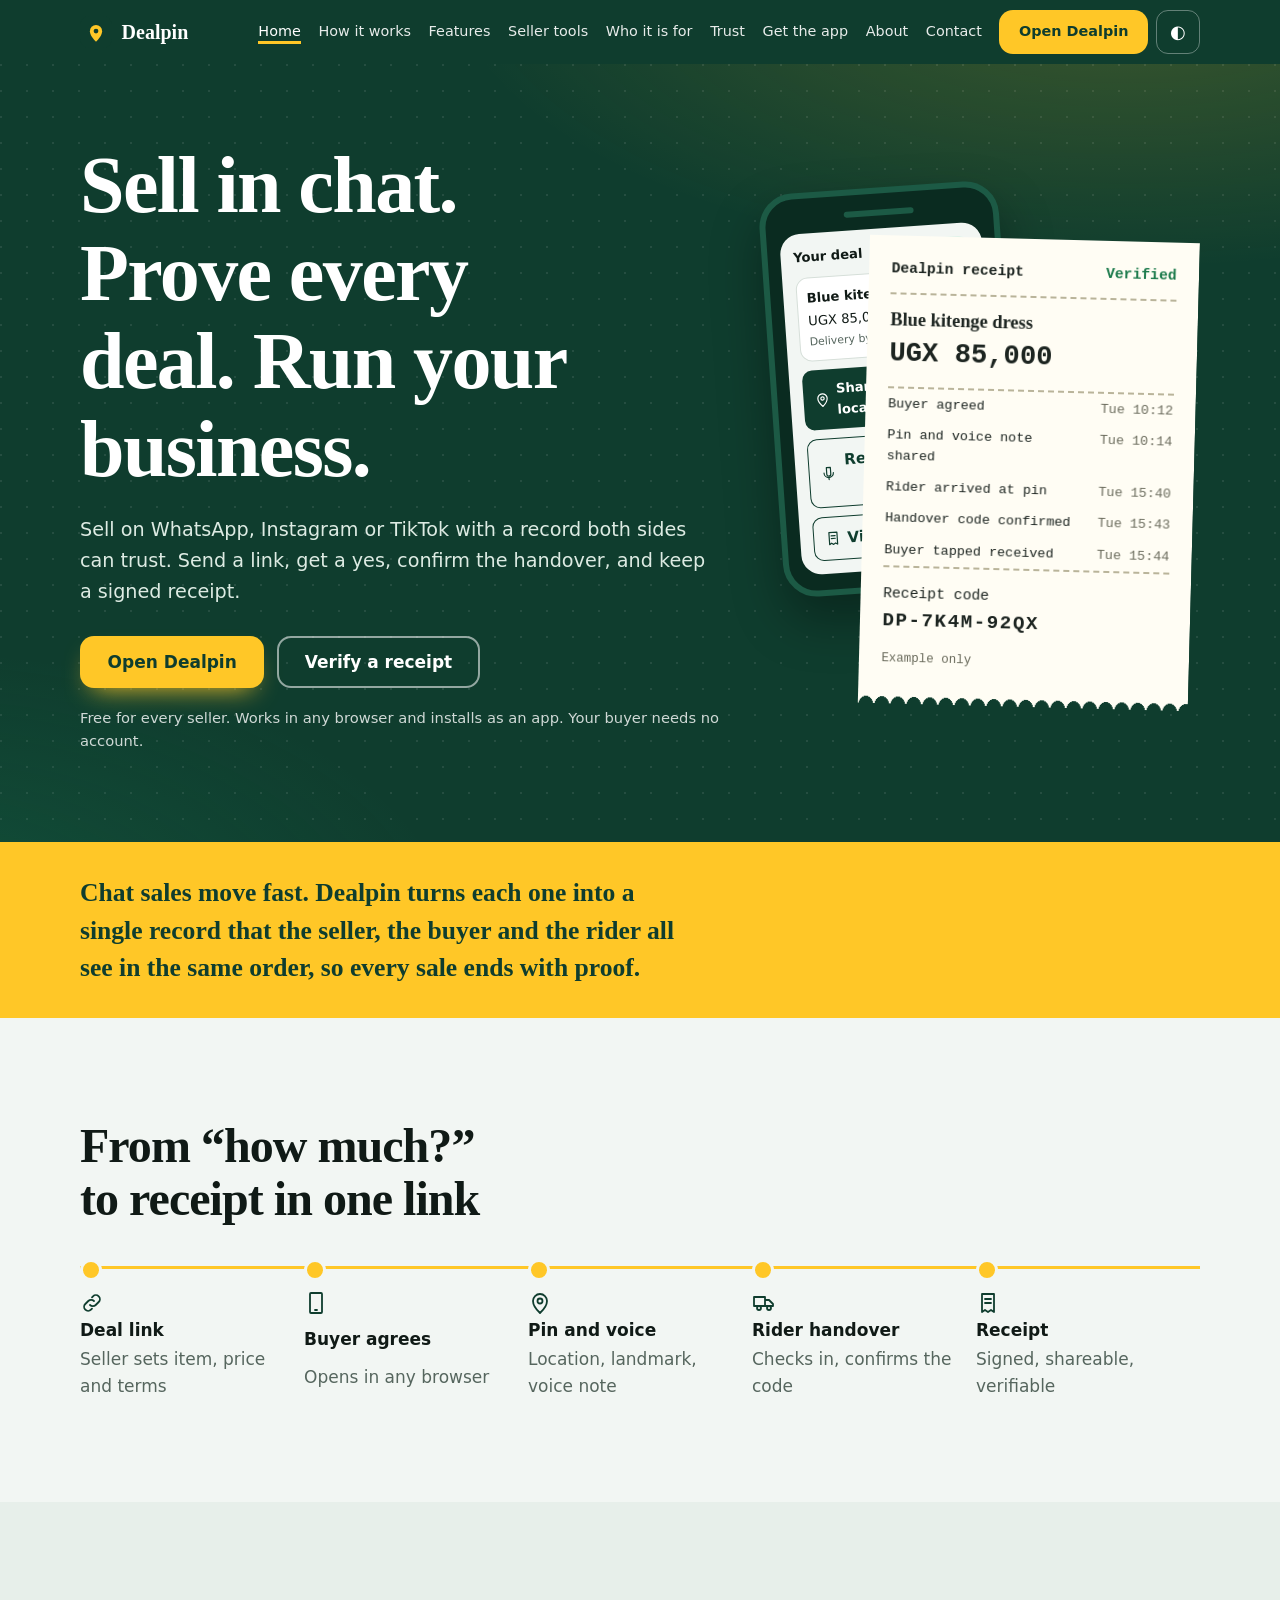
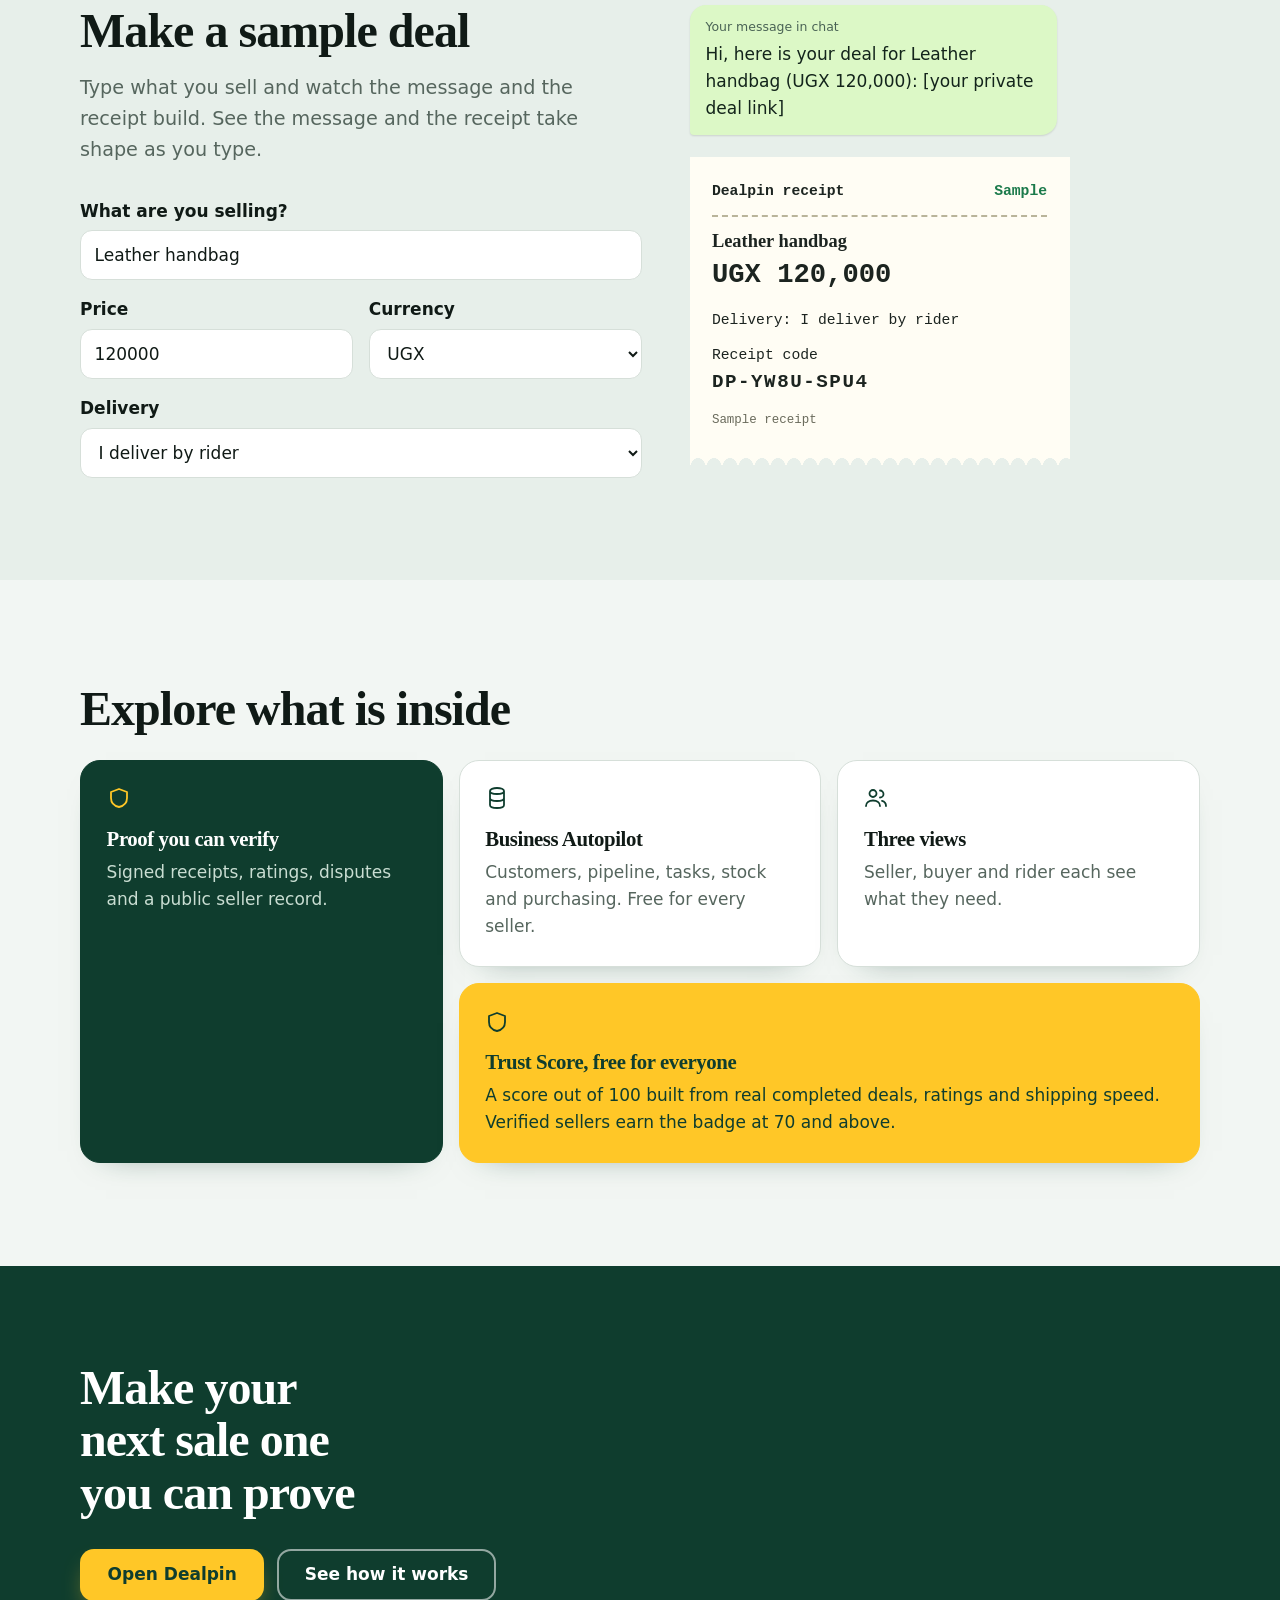
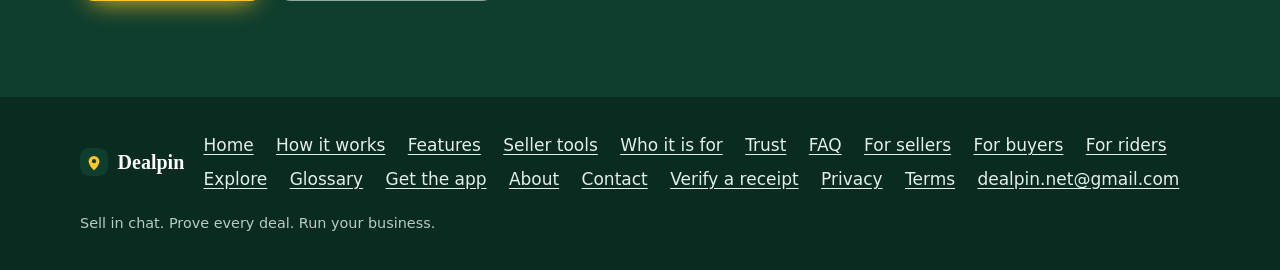
<file: index.html>
<!doctype html>
<html lang="en">
<head>
<meta charset="utf-8">
<meta name="viewport" content="width=device-width,initial-scale=1,viewport-fit=cover">
<meta http-equiv="Content-Security-Policy" content="default-src 'none'; script-src 'self' https://pagead2.googlesyndication.com https://*.googlesyndication.com https://*.doubleclick.net https://adservice.google.com; style-src 'self'; img-src 'self' data: https://*.googlesyndication.com https://*.doubleclick.net https://*.google.com; connect-src https://*.supabase.co https://*.googlesyndication.com https://*.doubleclick.net; manifest-src 'self'; base-uri 'none'; form-action 'none'; frame-src https://*.googlesyndication.com https://*.doubleclick.net">
<title>Dealpin</title>
<meta id="desc" name="description" content="Sell in chat. Prove every deal. Run your business.">
<meta name="color-scheme" content="light dark">
<meta name="theme-color" content="#0F3D2E">
<meta property="og:type" content="website"><meta property="og:title" content="Dealpin"><meta property="og:description" content="Sell in chat. Prove every deal. Run your business."><meta property="og:image" content="assets/og.png">
<link rel="icon" href="assets/icon.svg" type="image/svg+xml">
<link rel="apple-touch-icon" href="app/icons/icon-192.png">
<script src="js/boot.js?v=mwjl1jg8"></script>
<link rel="stylesheet" href="site.css?v=mwjl1jg8">
<script defer src="app/js/config.js"></script>
<script defer src="js/site.js?v=mwjl1jg8"></script>
<script async src="https://pagead2.googlesyndication.com/pagead/js/adsbygoogle.js?client=ca-pub-9557459976130380" crossorigin="anonymous"></script></head>
<body>
<a class="skip" href="#main">Skip to main content</a>
<header class="nav"><div class="wrap nav-in">
  <a class="brand" href="#/" aria-label="Dealpin home"><img src="assets/icon.svg" alt="" width="32" height="32"><span>Dealpin</span></a>
  <nav id="menu" class="menu" aria-label="Main">
    <a href="#/" data-k="home">Home</a><a href="#/how" data-k="how">How it works</a><a href="#/features" data-k="features">Features</a><a href="#/tools" data-k="tools">Seller tools</a><a href="#/people" data-k="people">Who it is for</a><a href="#/trust" data-k="trust">Trust</a><a href="#/install" data-k="install">Get the app</a><a href="#/about" data-k="about">About</a><a href="#/contact" data-k="contact">Contact</a>
    <a class="btn sm menu-cta" href="#/signin">Open Dealpin</a>
  </nav>
  <button class="icon" id="theme" type="button" aria-label="Change colour theme">◐</button>
  <button class="icon burger" id="burger" type="button" aria-expanded="false" aria-controls="menu" aria-label="Menu">☰</button>
</div></header>
<main id="main" tabindex="-1"><div id="view" data-pre="1"><!--PRE--><section class="hero"><div class="wrap hero-in"><div class="hero-copy"><h1>Sell in chat. Prove every deal. Run your business.</h1><p class="lead">Sell on WhatsApp, Instagram or TikTok with a record both sides can trust. Send a link, get a yes, confirm the handover, and keep a signed receipt.</p><div class="cta"><a class="btn pin" href="#/signin">Open Dealpin</a><a class="btn line" href="app/#/verify">Verify a receipt</a></div><p class="fine">Free for every seller. Works in any browser and installs as an app. Your buyer needs no account.</p></div>
<div class="stage"><div class="phone" aria-hidden="true"><div class="notch"></div><div class="scr"><div class="pbar"><b>Your deal</b><span>Agreed</span></div><div class="pcard"><b>Blue kitenge dress</b><span>UGX 85,000</span><small>Delivery by rider</small></div><div class="pbtn"><svg class="ic " viewBox="0 0 24 24" aria-hidden="true"><path d="M12 22s7-6.5 7-12a7 7 0 0 0-14 0c0 5.5 7 12 7 12zM12 12.5a2.5 2.5 0 1 0 0-5 2.5 2.5 0 0 0 0 5z"/></svg> Share my location</div><div class="pbtn alt"><svg class="ic " viewBox="0 0 24 24" aria-hidden="true"><path d="M9 3h6v10a3 3 0 0 1-6 0zM5 11a7 7 0 0 0 14 0M12 18v3"/></svg> Record a voice note</div><div class="pbtn alt"><svg class="ic " viewBox="0 0 24 24" aria-hidden="true"><path d="M6 3h12v18l-3-2-3 2-3-2-3 2zM9 8h6M9 12h6"/></svg> View receipt</div></div></div><figure class="slip hero-slip"><div class="slip-top"><b>Dealpin receipt</b><span class="ok">Verified</span></div><p class="item">Blue kitenge dress</p><p class="amt" data-a>UGX 85,000</p><ul class="trail"><li><span>Buyer agreed</span><time>Tue 10:12</time></li><li><span>Pin and voice note shared</span><time>Tue 10:14</time></li><li><span>Rider arrived at pin</span><time>Tue 15:40</time></li><li><span>Handover code confirmed</span><time>Tue 15:43</time></li><li><span>Buyer tapped received</span><time>Tue 15:44</time></li></ul><p class="code">Receipt code <b data-c>DP-7K4M-92QX</b></p><figcaption class="cap">Example only</figcaption></figure></div></div></section>
<section class="band"><div class="wrap band-in"><p>Chat sales move fast. Dealpin turns each one into a single record that the seller, the buyer and the rider all see in the same order, so every sale ends with proof.</p></div></section>
<section class="sec"><div class="wrap"><h2>From “how much?” to receipt in one link</h2>
<div class="flow"><div class="fl"><svg class="ic " viewBox="0 0 24 24" aria-hidden="true"><path d="M10 14a4 4 0 0 0 5.7 0l3-3a4 4 0 0 0-5.7-5.7l-1 1M14 10a4 4 0 0 0-5.7 0l-3 3a4 4 0 0 0 5.7 5.7l1-1"/></svg><b>Deal link</b><span>Seller sets item, price and terms</span></div><div class="fl"><svg class="ic " viewBox="0 0 24 24" aria-hidden="true"><path d="M7 2h10a1 1 0 0 1 1 1v18a1 1 0 0 1-1 1H7a1 1 0 0 1-1-1V3a1 1 0 0 1 1-1zM11 19h2"/></svg><b>Buyer agrees</b><span>Opens in any browser</span></div><div class="fl"><svg class="ic " viewBox="0 0 24 24" aria-hidden="true"><path d="M12 22s7-6.5 7-12a7 7 0 0 0-14 0c0 5.5 7 12 7 12zM12 12.5a2.5 2.5 0 1 0 0-5 2.5 2.5 0 0 0 0 5z"/></svg><b>Pin and voice</b><span>Location, landmark, voice note</span></div><div class="fl"><svg class="ic " viewBox="0 0 24 24" aria-hidden="true"><path d="M2 6h11v9H2zM13 9h4l4 4v2h-8zM7 19a2 2 0 1 0 0-4 2 2 0 0 0 0 4zM17 19a2 2 0 1 0 0-4 2 2 0 0 0 0 4z"/></svg><b>Rider handover</b><span>Checks in, confirms the code</span></div><div class="fl"><svg class="ic " viewBox="0 0 24 24" aria-hidden="true"><path d="M6 3h12v18l-3-2-3 2-3-2-3 2zM9 8h6M9 12h6"/></svg><b>Receipt</b><span>Signed, shareable, verifiable</span></div></div></div></section>
<section class="sec tint"><div class="wrap try"><div><h2>Make a sample deal</h2><p class="lead2">Type what you sell and watch the message and the receipt build. See the message and the receipt take shape as you type.</p>
<form id="demo" class="demo" novalidate><div class="f"><label for="d-item">What are you selling?</label><input id="d-item" maxlength="40" value="Leather handbag" autocomplete="off"></div><div class="f2"><div class="f"><label for="d-price">Price</label><input id="d-price" type="number" inputmode="decimal" min="0" step="any" value="120000"></div><div class="f"><label for="d-cur">Currency</label><select id="d-cur"><option>UGX</option><option>KES</option><option>TZS</option><option>RWF</option><option>NGN</option><option>GHS</option><option>ZAR</option><option>USD</option><option>EUR</option><option>GBP</option><option>INR</option></select></div></div><div class="f"><label for="d-del">Delivery</label><select id="d-del"><option>I deliver by rider</option><option>Buyer collects</option><option>Courier or bus parcel</option></select></div></form></div>
<div class="try-out" aria-live="polite"><div class="bubble"><span class="who">Your message in chat</span><p id="o-msg"></p></div><figure class="slip " id="o-slip"><div class="slip-top"><b>Dealpin receipt</b><span class="ok">Sample</span></div><p class="item" data-i>Blue kitenge dress</p><p class="amt" data-a>UGX 85,000</p><p class="code">Receipt code <b data-c>DP-7K4M-92QX</b></p><figcaption class="cap">Sample receipt</figcaption></figure></div></div></section>
<section class="sec"><div class="wrap"><h2>Explore what is inside</h2><div class="bento">
<a class="bt big" href="#/features"><svg class="ic " viewBox="0 0 24 24" aria-hidden="true"><path d="M12 3l8 3v6c0 5-3.5 8-8 9-4.5-1-8-4-8-9V6z"/></svg><h3>Proof you can verify</h3><p>Signed receipts, ratings, disputes and a public seller record.</p></a>
<a class="bt" href="#/tools"><svg class="ic " viewBox="0 0 24 24" aria-hidden="true"><path d="M12 8c4 0 7-1.3 7-3s-3-3-7-3-7 1.3-7 3 3 3 7 3zM5 5v14c0 1.7 3 3 7 3s7-1.3 7-3V5M5 12c0 1.7 3 3 7 3s7-1.3 7-3"/></svg><h3>Business Autopilot</h3><p>Customers, pipeline, tasks, stock and purchasing. Free for every seller.</p></a>
<a class="bt" href="#/people"><svg class="ic " viewBox="0 0 24 24" aria-hidden="true"><path d="M9 11a3.5 3.5 0 1 0 0-7 3.5 3.5 0 0 0 0 7zM2 20c0-3.5 3-5.5 7-5.5s7 2 7 5.5M16 4.5a3.5 3.5 0 0 1 0 7M18 14.8c2.3.6 4 2.2 4 5.2"/></svg><h3>Three views</h3><p>Seller, buyer and rider each see what they need.</p></a>
<a class="bt wide" href="#/trust"><svg class="ic " viewBox="0 0 24 24" aria-hidden="true"><path d="M12 3l8 3v6c0 5-3.5 8-8 9-4.5-1-8-4-8-9V6z"/></svg><h3>Trust Score, free for everyone</h3><p>A score out of 100 built from real completed deals, ratings and shipping speed. Verified sellers earn the badge at 70 and above.</p></a></div></div></section><section class="final"><div class="wrap"><h2>Make your next sale one you can prove</h2><div class="cta"><a class="btn pin" href="#/signin">Open Dealpin</a><a class="btn line" href="#/how">See how it works</a></div></div></section><!--/PRE--></div></main>
<footer class="foot"><div class="wrap foot-in">
  <a class="brand" href="#/"><img src="assets/icon.svg" alt="" width="28" height="28"><span>Dealpin</span></a>
  <nav aria-label="Footer"><a href="#/">Home</a><a href="#/how">How it works</a><a href="#/features">Features</a><a href="#/tools">Seller tools</a><a href="#/people">Who it is for</a><a href="#/trust">Trust</a><a href="#/faq">FAQ</a><a href="#/sellers">For sellers</a><a href="#/buyers">For buyers</a><a href="#/riders">For riders</a><a href="#/explore">Explore</a><a href="#/glossary">Glossary</a><a href="#/install">Get the app</a><a href="#/about">About</a><a href="#/contact">Contact</a><a href="app/#/verify">Verify a receipt</a><a href="app/privacy.html">Privacy</a><a href="app/terms.html">Terms</a><a href="mailto:dealpin.net@gmail.com">dealpin.net@gmail.com</a></nav>
  <p>Sell in chat. Prove every deal. Run your business.</p>
</div></footer>
<noscript><p class="ns">Dealpin needs JavaScript. Turn it on and reload, or open the app at <a href="#/signin">app/</a>.</p></noscript>
</body>
</html>
</file>
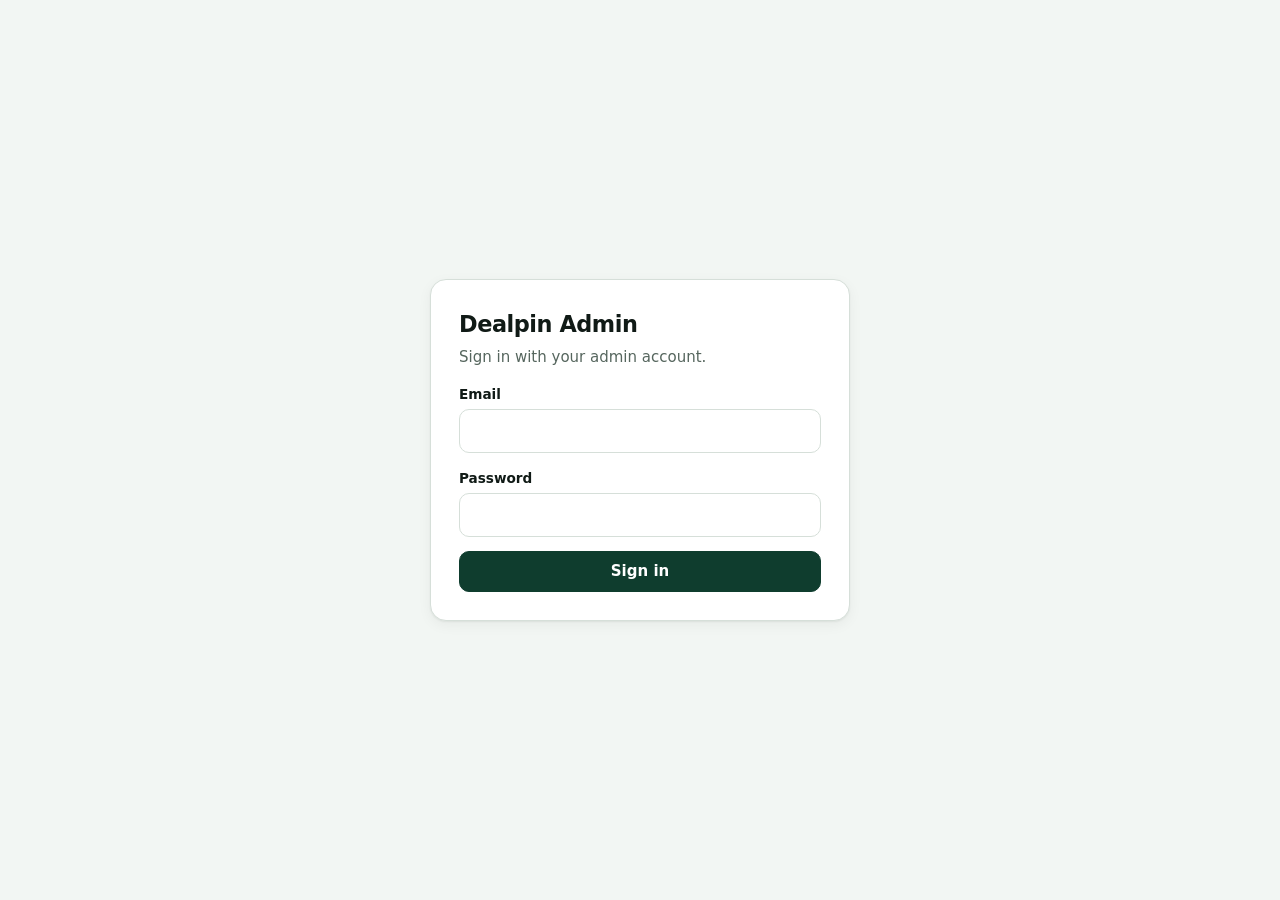
<file: admin/index.html>
<!doctype html>
<html lang="en">
<head>
<meta charset="utf-8">
<meta name="viewport" content="width=device-width,initial-scale=1,viewport-fit=cover">
<meta name="robots" content="noindex,nofollow,noarchive">
<meta name="referrer" content="no-referrer">
<meta http-equiv="Content-Security-Policy" content="default-src 'none'; script-src 'self'; style-src 'self'; manifest-src 'self'; worker-src 'self'; img-src 'self' data: blob:; connect-src 'self' https://*.supabase.co https://kvydbbfcjouxlskmhvif.supabase.co; base-uri 'none'; form-action 'none'; object-src 'none'">
<title>Dealpin Admin</title>
<meta name="theme-color" content="#0F3D2E">
<link rel="manifest" href="manifest.webmanifest">
<link rel="apple-touch-icon" href="icons/icon-192.png">
<link rel="icon" href="../assets/icon.svg" type="image/svg+xml">
<link rel="stylesheet" href="admin.css">
<script src="../app/js/config.js"></script>
<script defer src="admin.js"></script>
</head>
<body>
<div id="boot" class="boot">Loading…</div>
<div id="app" hidden></div>
<div id="toasts" class="toasts" aria-live="polite"></div>
<div id="modal" class="modal-root" hidden></div>
</body>
</html>
</file>
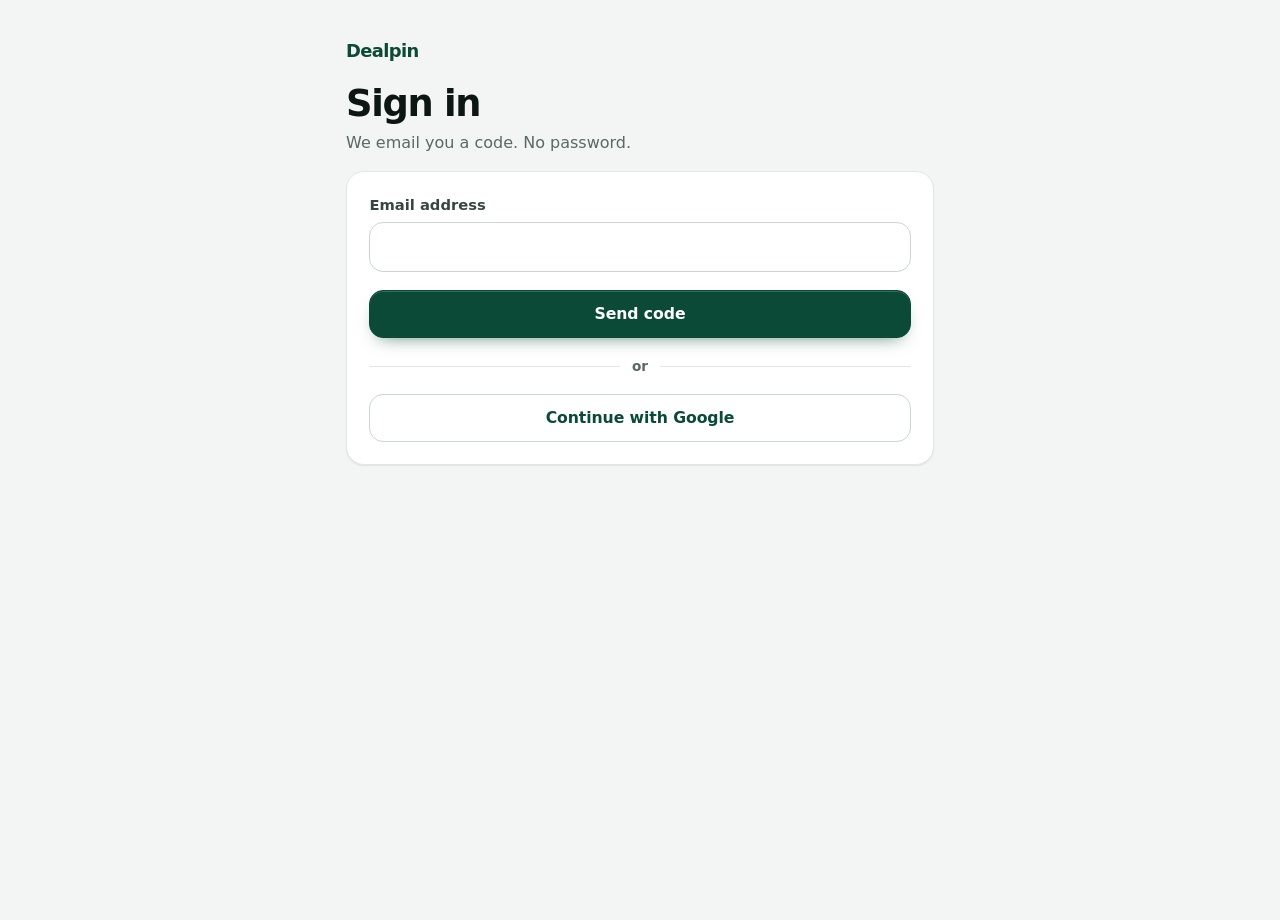
<file: app/index.html>
<!doctype html>
<html lang="en">
<head>
<meta charset="utf-8">
<meta name="viewport" content="width=device-width,initial-scale=1,viewport-fit=cover">
<meta http-equiv="Content-Security-Policy" content="default-src 'none'; script-src 'self'; style-src 'self'; img-src 'self' data: blob: https://*.supabase.co https://lh3.googleusercontent.com; media-src 'self' data: blob: https://*.supabase.co; connect-src 'self' https://*.supabase.co https://kvydbbfcjouxlskmhvif.supabase.co; manifest-src 'self'; worker-src 'self'; base-uri 'none'; form-action 'none'; object-src 'none'">
<meta name="referrer" content="no-referrer">
<title>Dealpin</title>
<meta name="description" content="Sell in chat. Prove every deal. Run your business.">
<meta name="color-scheme" content="light dark">
<meta name="application-name" content="Dealpin">
<meta name="apple-mobile-web-app-capable" content="yes">
<meta name="mobile-web-app-capable" content="yes">
<meta name="apple-mobile-web-app-title" content="Dealpin">
<meta name="apple-mobile-web-app-status-bar-style" content="default">
<meta name="format-detection" content="telephone=no">
<meta property="og:type" content="website">
<meta property="og:title" content="Dealpin">
<meta property="og:description" content="Sell in chat. Prove every deal. Run your business.">
<meta name="theme-color" content="#F7F8F7">
<link rel="manifest" href="manifest.webmanifest">
<link rel="icon" href="icons/icon.svg" type="image/svg+xml">
<link rel="apple-touch-icon" href="icons/icon-192.png">
<link rel="stylesheet" href="css/styles.css">
<link rel="stylesheet" href="css/app-shell.css">
</head>
<body>
<a class="skip-link" href="#app">Skip to main content</a>
<svg class="sprite" width="0" height="0" aria-hidden="true">
  <symbol id="i-home" viewBox="0 0 24 24"><path d="M3 11l9-8 9 8v9a1 1 0 0 1-1 1h-5v-6H9v6H4a1 1 0 0 1-1-1z"/></symbol>
  <symbol id="i-plus" viewBox="0 0 24 24"><path d="M12 5v14M5 12h14"/></symbol>
  <symbol id="i-user" viewBox="0 0 24 24"><circle cx="12" cy="8" r="4"/><path d="M4 21c0-4 4-6 8-6s8 2 8 6"/></symbol>
  <symbol id="i-pin" viewBox="0 0 24 24"><path d="M12 22s7-6.5 7-12a7 7 0 0 0-14 0c0 5.5 7 12 7 12z"/><circle cx="12" cy="10" r="2.5"/></symbol>
  <symbol id="i-mic" viewBox="0 0 24 24"><rect x="9" y="3" width="6" height="12" rx="3"/><path d="M5 11a7 7 0 0 0 14 0M12 18v3"/></symbol>
  <symbol id="i-cog" viewBox="0 0 24 24"><circle cx="12" cy="12" r="3"/><path d="M12 2v3M12 19v3M2 12h3M19 12h3M4.9 4.9l2.1 2.1M17 17l2.1 2.1M4.9 19.1L7 17M17 7l2.1-2.1"/></symbol>
  <symbol id="i-check" viewBox="0 0 24 24"><path d="M5 12.5l4.5 4.5L19 7"/></symbol>
  <symbol id="i-grid" viewBox="0 0 24 24"><rect x="3" y="3" width="7" height="7" rx="1.5"/><rect x="14" y="3" width="7" height="7" rx="1.5"/><rect x="3" y="14" width="7" height="7" rx="1.5"/><rect x="14" y="14" width="7" height="7" rx="1.5"/></symbol>
  <symbol id="i-truck" viewBox="0 0 24 24"><path d="M2 6h11v9H2zM13 9h4l4 4v2h-8z"/><circle cx="7" cy="17" r="2"/><circle cx="17" cy="17" r="2"/></symbol>
  <symbol id="i-book" viewBox="0 0 24 24"><path d="M5 4h11a3 3 0 0 1 3 3v13H8a3 3 0 0 1-3-3zM5 17a3 3 0 0 1 3-3h11"/></symbol>
  <symbol id="i-doc" viewBox="0 0 24 24"><path d="M6 3h8l4 4v14H6zM14 3v4h4M9 12h6M9 16h6"/></symbol>
  <symbol id="i-box" viewBox="0 0 24 24"><path d="M3 7l9-4 9 4v10l-9 4-9-4zM3 7l9 4 9-4M12 11v10"/></symbol>
  <symbol id="i-users" viewBox="0 0 24 24"><circle cx="9" cy="8" r="3.5"/><path d="M2 20c0-3.5 3-5.5 7-5.5s7 2 7 5.5M16 4.5a3.5 3.5 0 0 1 0 7M18 14.8c2.3.6 4 2.2 4 5.2"/></symbol>
  <symbol id="i-bell" viewBox="0 0 24 24"><path d="M6 16V11a6 6 0 0 1 12 0v5l2 2H4zM10 20a2 2 0 0 0 4 0"/></symbol>
  <symbol id="i-contrast" viewBox="0 0 24 24"><circle cx="12" cy="12" r="9"/><path d="M12 3v18" /><path d="M12 3a9 9 0 0 1 0 18z" fill="currentColor"/></symbol>
</svg>
<header class="app-header" id="app-header">
  <a class="app-brand" href="#/" aria-label="Dealpin home">
    <span class="app-mark"><svg class="ic" aria-hidden="true"><use href="#i-pin"/></svg></span>
    <span>Dealpin</span>
  </a>
  <div class="header-actions">
    <a class="icon-button bell" href="#/inbox" aria-label="Universal inbox" title="Universal inbox"><svg class="ic" aria-hidden="true"><use href="#i-bell"/></svg><span class="bell-count" id="bell-count" hidden></span></a>
    <button class="icon-button" id="theme-toggle" type="button" aria-label="Change colour theme" title="Change colour theme"><svg class="ic" aria-hidden="true"><use href="#i-contrast"/></svg></button>
    <a class="profile-button" href="#/profile" aria-label="Open profile" title="Profile"><svg class="ic" aria-hidden="true"><use href="#i-user"/></svg></a>
  </div>
</header>
<nav class="bottom-nav" id="main-navigation" aria-label="Main navigation">
  <a href="#/" data-r="home"><svg class="ic"><use href="#i-home"/></svg><span>Home</span></a>
  <a href="#/explore" data-r="explore"><svg class="ic"><use href="#i-grid"/></svg><span>Explore</span></a>
  <button class="nav-create" id="create-menu" type="button" aria-label="Create"><span><svg class="ic"><use href="#i-plus"/></svg></span><small>Create</small></button>
  <a href="#/deals" data-r="deals"><svg class="ic"><use href="#i-box"/></svg><span>Deals</span></a>
  <a href="#/products" data-r="products"><svg class="ic"><use href="#i-doc"/></svg><span>Products</span></a>
</nav>
<div class="create-scrim" id="create-scrim" hidden>
  <section class="create-sheet" id="create-dialog" role="dialog" aria-modal="true" aria-labelledby="create-title">
    <div class="sheet-handle"></div>
    <div class="sheet-heading"><div><p class="eyebrow">QUICK ACTIONS</p><h2 id="create-title">What would you like to create?</h2></div><button class="icon-button" id="close-create" type="button" aria-label="Close"><svg class="ic"><use href="#i-plus"/></svg></button></div>
    <a class="create-option" href="#/new"><span class="create-option-icon"><svg class="ic"><use href="#i-users"/></svg></span><span><b>New deal</b><small>Start a documented transaction with a buyer.</small></span><span class="option-arrow">›</span></a>
    <a class="create-option" href="#/product/new"><span class="create-option-icon"><svg class="ic"><use href="#i-box"/></svg></span><span><b>New product</b><small>Prepare a product listing for your storefront.</small></span><span class="option-arrow">›</span></a>
  </section>
</div>
<main id="app" tabindex="-1"></main>
<div id="toast" role="status" aria-live="polite"></div>
<noscript><p class="ns">Dealpin needs JavaScript to run. Turn it on in your browser settings and reload.</p></noscript>
<script src="js/config.js"></script>
<script src="js/maintenance.js"></script>
<script src="js/constants.js"></script>
<script src="js/monitor.js"></script>
<script src="js/store.js"></script>
<script src="js/qr.js"></script>
<script src="js/i18n.js"></script>
<script src="js/trust.js"></script>
<script src="js/region.js"></script>
<script src="js/auth.js"></script>
<script src="js/supabase-store.js"></script>
<script src="js/supabase-mods.js"></script>
<script src="js/input-validation.js"></script>
<script src="js/api.js"></script>
<script src="js/autopilot.js"></script>
<script src="js/core.js"></script>
<script src="js/push.js"></script>
<script src="js/seller.js"></script>
<script src="js/daily-command.js"></script>
<script src="js/public.js"></script>
<script src="js/mods-core.js"></script>
<script src="js/mods-ui.js"></script>
<script src="js/mods.js"></script>
<script src="js/router.js"></script>
<script src="js/app-shell.js"></script>
</body>
</html>
</file>
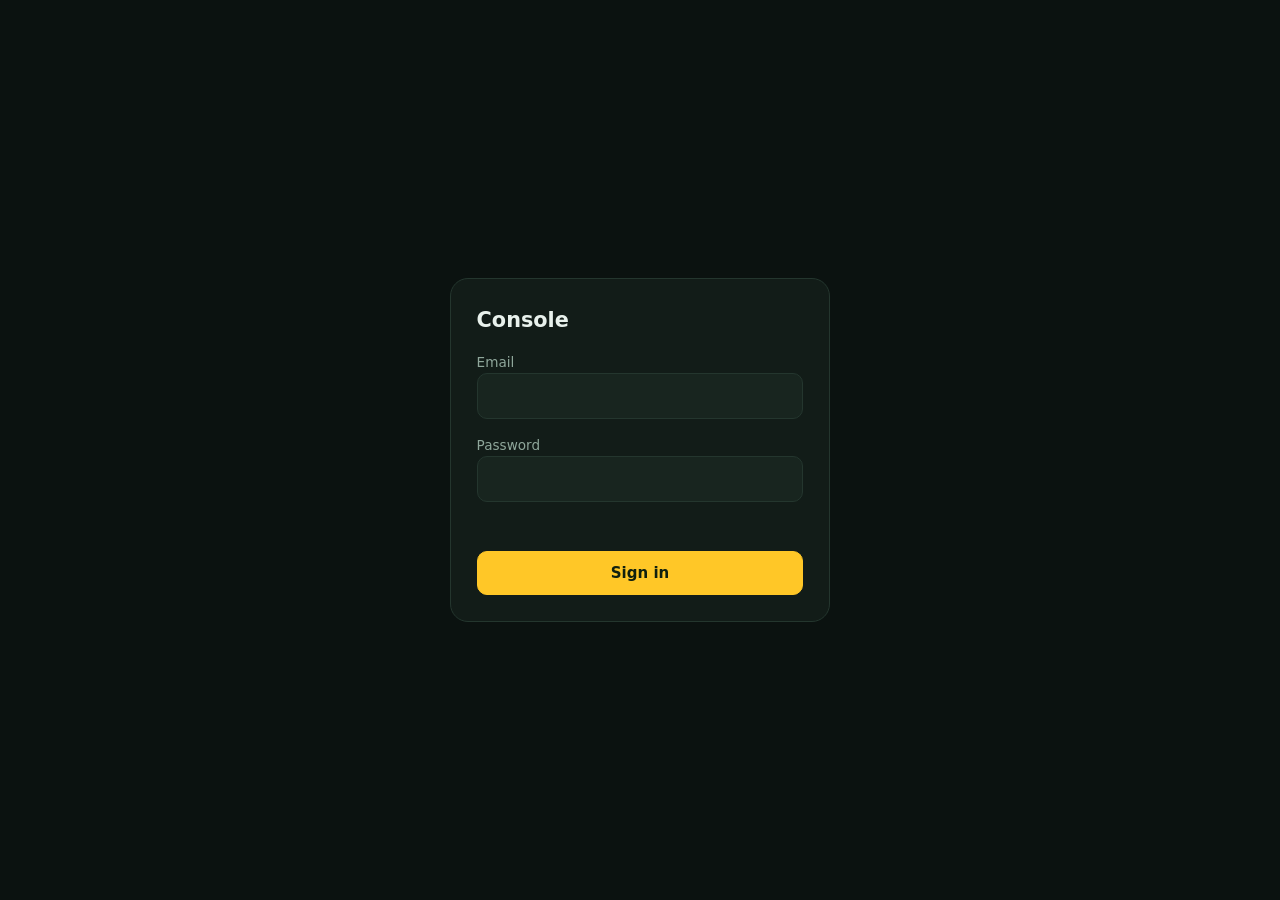
<file: ops-q8m4x2/index.html>
<!doctype html>
<html lang="en"><head><meta charset="utf-8"><meta name="viewport" content="width=device-width,initial-scale=1">
<meta name="robots" content="noindex,nofollow,noarchive"><meta name="referrer" content="no-referrer">
<meta http-equiv="Content-Security-Policy" content="default-src 'none'; script-src 'self'; style-src 'self'; img-src 'self' data:; connect-src https://*.supabase.co; base-uri 'none'; form-action 'none'">
<title>Console</title><link rel="icon" href="data:,"><link rel="stylesheet" href="admin.css"></head>
<body><div id="root"></div><script src="../app/js/config.js"></script><script src="admin.js"></script></body></html>
</file>
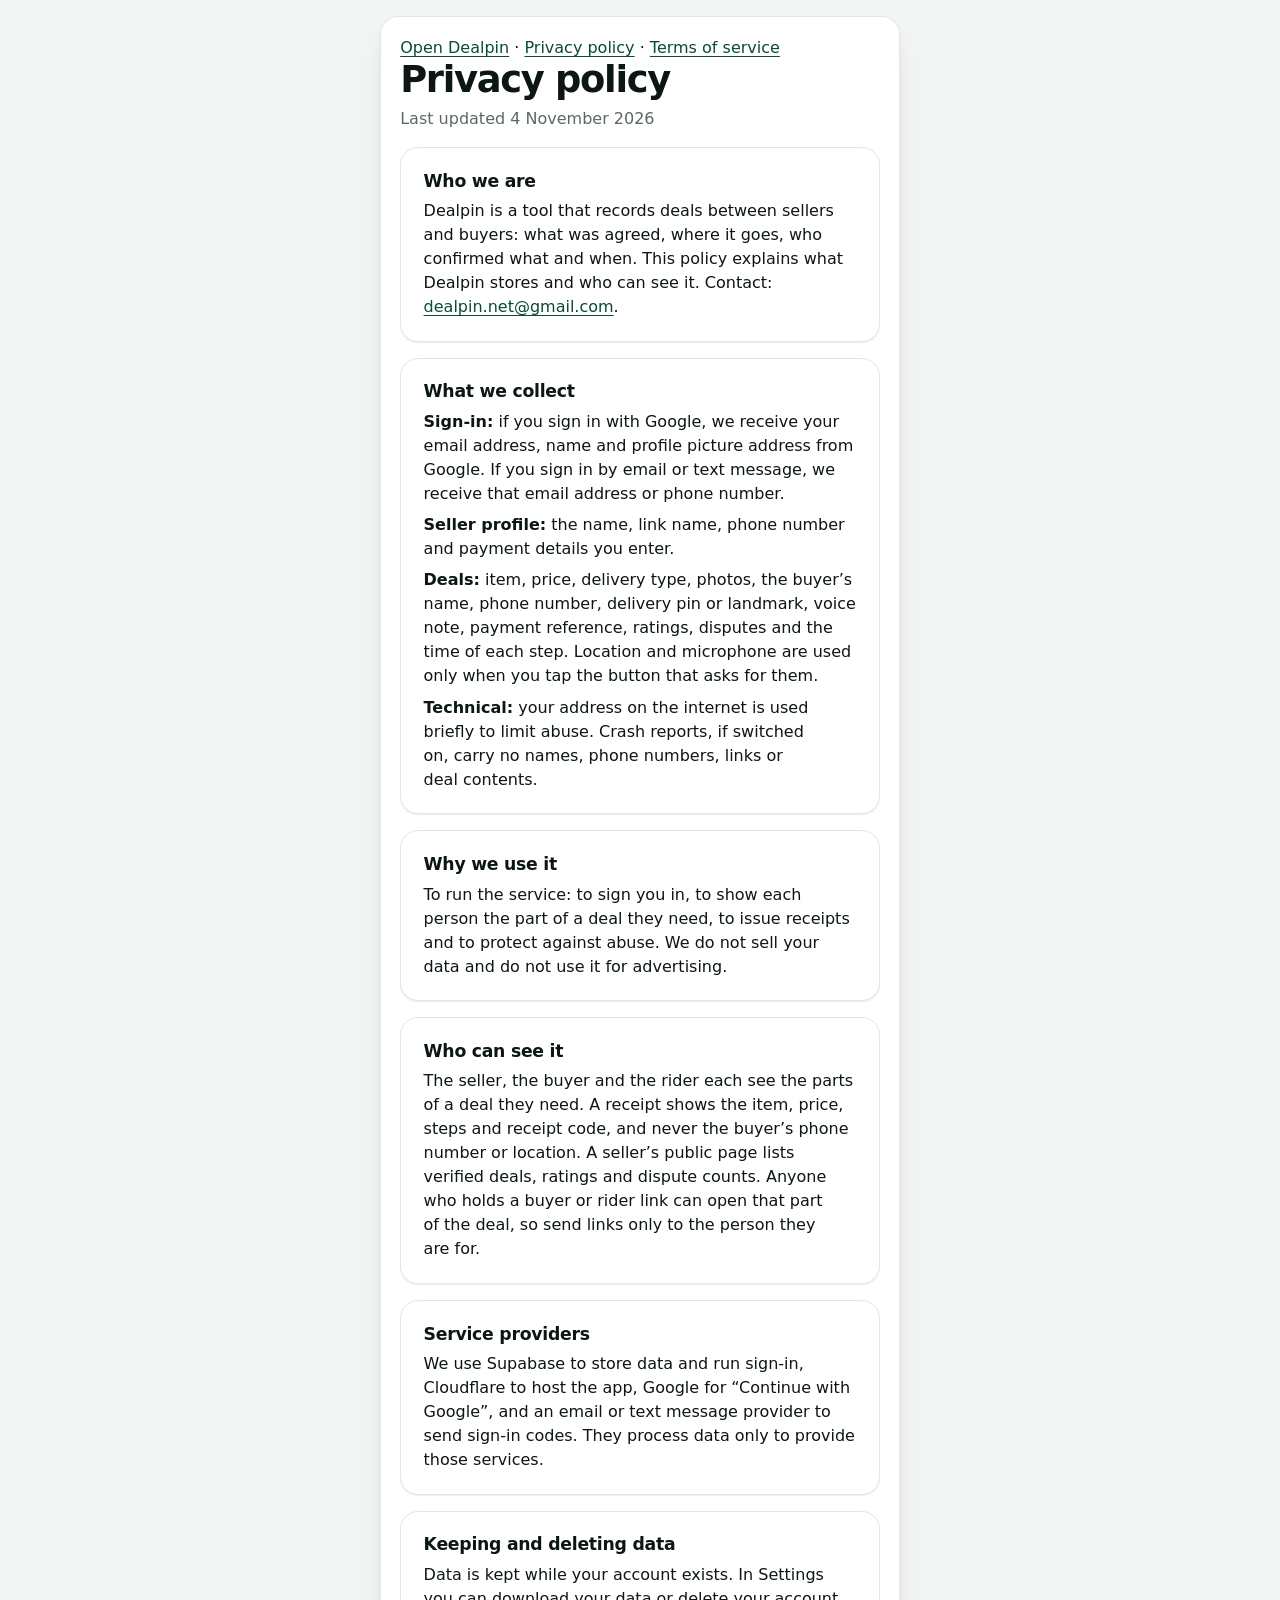
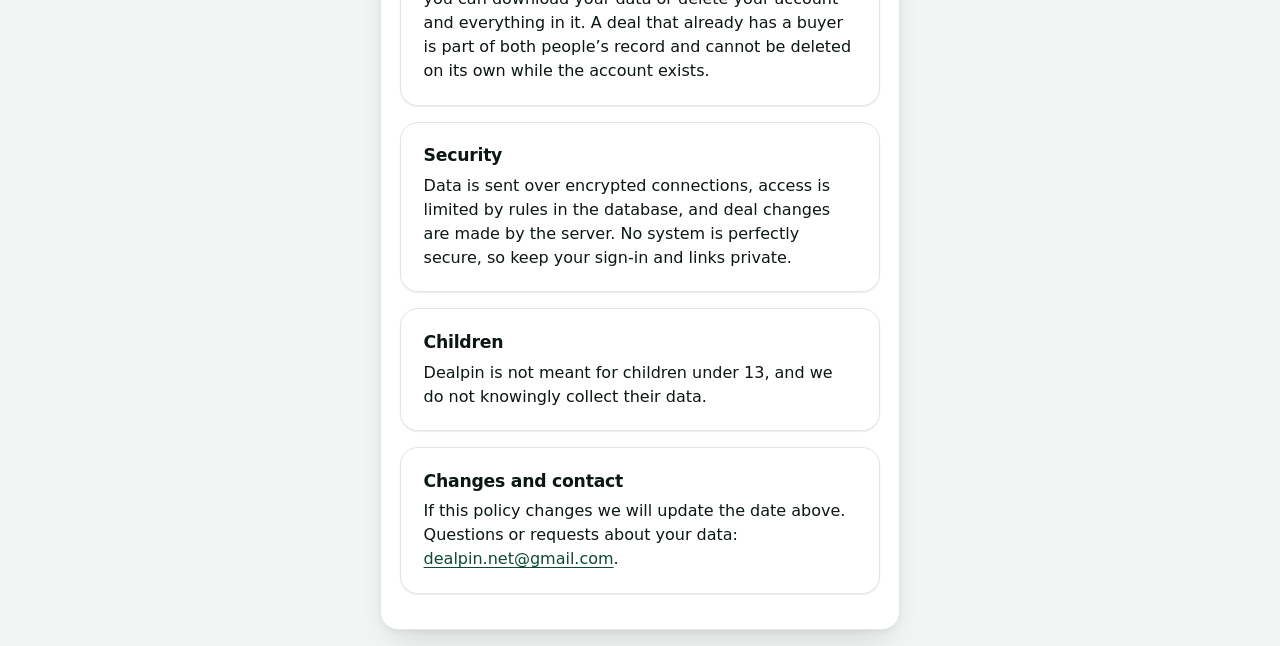
<file: app/privacy.html>
<!doctype html><html lang="en"><head><meta charset="utf-8"><meta name="viewport" content="width=device-width,initial-scale=1">
<meta http-equiv="Content-Security-Policy" content="default-src 'none'; style-src 'self'; img-src 'self' https://*.googlesyndication.com https://*.doubleclick.net https://*.google.com; base-uri 'none'; form-action 'none'; script-src https://pagead2.googlesyndication.com https://*.googlesyndication.com https://*.doubleclick.net https://adservice.google.com; frame-src https://*.googlesyndication.com https://*.doubleclick.net; connect-src https://*.googlesyndication.com https://*.doubleclick.net">
<title>Privacy policy · Dealpin</title><meta name="robots" content="index,follow"><link rel="icon" href="icons/icon.svg"><link rel="stylesheet" href="css/styles.css"><script async src="https://pagead2.googlesyndication.com/pagead/js/adsbygoogle.js?client=ca-pub-9557459976130380" crossorigin="anonymous"></script></head>
<body class="bare"><main class="narrow doc"><p><a href="./">Open Dealpin</a> · <a href="privacy.html">Privacy policy</a> · <a href="terms.html">Terms of service</a></p>
<h1>Privacy policy</h1><p class="sub">Last updated 4 November 2026</p>
<div class="card"><h2>Who we are</h2><p>Dealpin is a tool that records deals between sellers and buyers: what was agreed, where it goes, who confirmed what and when. This policy explains what Dealpin stores and who can see it. Contact: <a href="mailto:dealpin.net@gmail.com">dealpin.net@gmail.com</a>.</p></div><div class="card"><h2>What we collect</h2><p><b>Sign-in:</b> if you sign in with Google, we receive your email address, name and profile picture address from Google. If you sign in by email or text message, we receive that email address or phone number.</p><p><b>Seller profile:</b> the name, link name, phone number and payment details you enter.</p><p><b>Deals:</b> item, price, delivery type, photos, the buyer’s name, phone number, delivery pin or landmark, voice note, payment reference, ratings, disputes and the time of each step. Location and microphone are used only when you tap the button that asks for them.</p><p><b>Technical:</b> your address on the internet is used briefly to limit abuse. Crash reports, if switched on, carry no names, phone numbers, links or deal contents.</p></div><div class="card"><h2>Why we use it</h2><p>To run the service: to sign you in, to show each person the part of a deal they need, to issue receipts and to protect against abuse. We do not sell your data and do not use it for advertising.</p></div><div class="card"><h2>Who can see it</h2><p>The seller, the buyer and the rider each see the parts of a deal they need. A receipt shows the item, price, steps and receipt code, and never the buyer’s phone number or location. A seller’s public page lists verified deals, ratings and dispute counts. Anyone who holds a buyer or rider link can open that part of the deal, so send links only to the person they are for.</p></div><div class="card"><h2>Service providers</h2><p>We use Supabase to store data and run sign-in, Cloudflare to host the app, Google for “Continue with Google”, and an email or text message provider to send sign-in codes. They process data only to provide those services.</p></div><div class="card"><h2>Keeping and deleting data</h2><p>Data is kept while your account exists. In Settings you can download your data or delete your account and everything in it. A deal that already has a buyer is part of both people’s record and cannot be deleted on its own while the account exists.</p></div><div class="card"><h2>Security</h2><p>Data is sent over encrypted connections, access is limited by rules in the database, and deal changes are made by the server. No system is perfectly secure, so keep your sign-in and links private.</p></div><div class="card"><h2>Children</h2><p>Dealpin is not meant for children under 13, and we do not knowingly collect their data.</p></div><div class="card"><h2>Changes and contact</h2><p>If this policy changes we will update the date above. Questions or requests about your data: <a href="mailto:dealpin.net@gmail.com">dealpin.net@gmail.com</a>.</p></div>
</main></body></html>
</file>
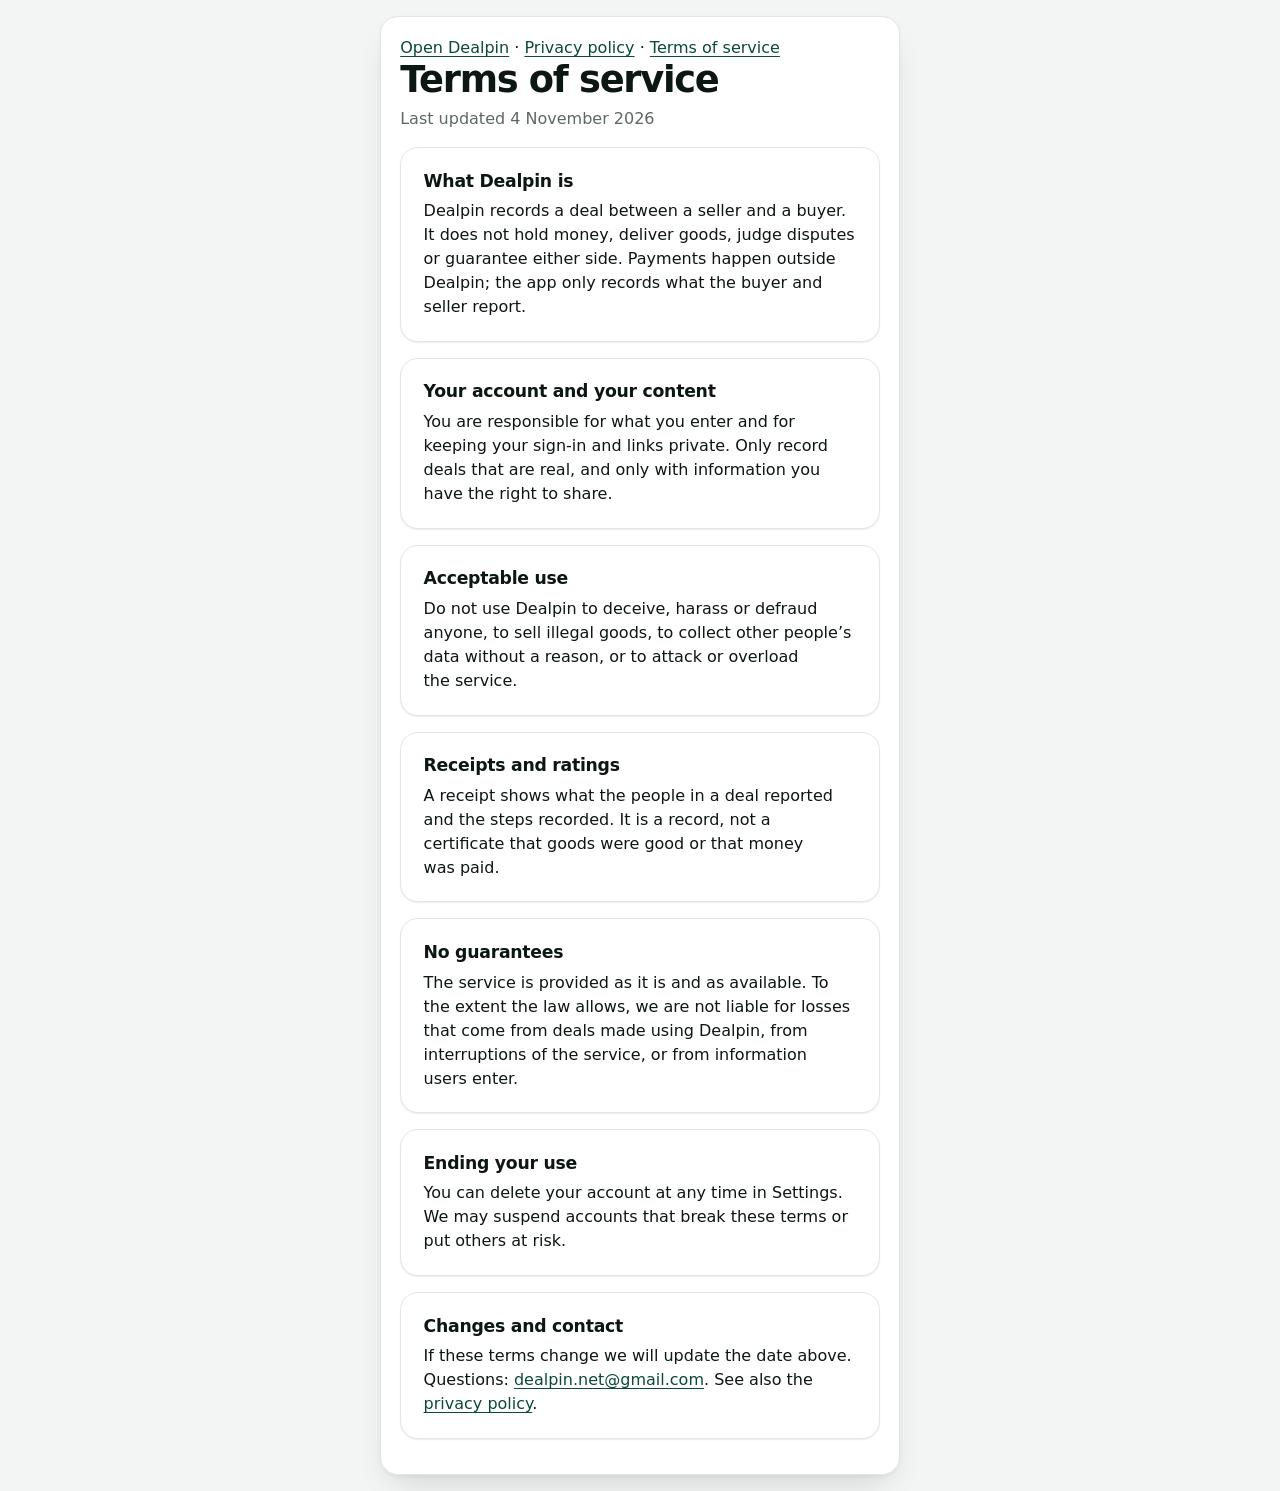
<file: app/terms.html>
<!doctype html><html lang="en"><head><meta charset="utf-8"><meta name="viewport" content="width=device-width,initial-scale=1">
<meta http-equiv="Content-Security-Policy" content="default-src 'none'; style-src 'self'; img-src 'self' https://*.googlesyndication.com https://*.doubleclick.net https://*.google.com; base-uri 'none'; form-action 'none'; script-src https://pagead2.googlesyndication.com https://*.googlesyndication.com https://*.doubleclick.net https://adservice.google.com; frame-src https://*.googlesyndication.com https://*.doubleclick.net; connect-src https://*.googlesyndication.com https://*.doubleclick.net">
<title>Terms of service · Dealpin</title><meta name="robots" content="index,follow"><link rel="icon" href="icons/icon.svg"><link rel="stylesheet" href="css/styles.css"><script async src="https://pagead2.googlesyndication.com/pagead/js/adsbygoogle.js?client=ca-pub-9557459976130380" crossorigin="anonymous"></script></head>
<body class="bare"><main class="narrow doc"><p><a href="./">Open Dealpin</a> · <a href="privacy.html">Privacy policy</a> · <a href="terms.html">Terms of service</a></p>
<h1>Terms of service</h1><p class="sub">Last updated 4 November 2026</p>
<div class="card"><h2>What Dealpin is</h2><p>Dealpin records a deal between a seller and a buyer. It does not hold money, deliver goods, judge disputes or guarantee either side. Payments happen outside Dealpin; the app only records what the buyer and seller report.</p></div><div class="card"><h2>Your account and your content</h2><p>You are responsible for what you enter and for keeping your sign-in and links private. Only record deals that are real, and only with information you have the right to share.</p></div><div class="card"><h2>Acceptable use</h2><p>Do not use Dealpin to deceive, harass or defraud anyone, to sell illegal goods, to collect other people’s data without a reason, or to attack or overload the service.</p></div><div class="card"><h2>Receipts and ratings</h2><p>A receipt shows what the people in a deal reported and the steps recorded. It is a record, not a certificate that goods were good or that money was paid.</p></div><div class="card"><h2>No guarantees</h2><p>The service is provided as it is and as available. To the extent the law allows, we are not liable for losses that come from deals made using Dealpin, from interruptions of the service, or from information users enter.</p></div><div class="card"><h2>Ending your use</h2><p>You can delete your account at any time in Settings. We may suspend accounts that break these terms or put others at risk.</p></div><div class="card"><h2>Changes and contact</h2><p>If these terms change we will update the date above. Questions: <a href="mailto:dealpin.net@gmail.com">dealpin.net@gmail.com</a>. See also the <a href="privacy.html">privacy policy</a>.</p></div>
</main></body></html>
</file>
<file: site.css>
:root{--ink:#101A16;--mute:#56665E;--paper:#F2F6F3;--card:#fff;--line:#D6DFD9;--pine:#0F3D2E;--pin:#FFC727;--ok:#1B7A4B;--tint:#E7EFEA;--slip:#FFFDF4;--slipink:#1C2420;--brand:#0F3D2E;--ring:#1F9D6B;--serif:"Iowan Old Style","Charter","Bitstream Charter",Georgia,"Noto Serif",serif;--sans:system-ui,-apple-system,"Segoe UI",Roboto,"Noto Sans",sans-serif;--mono:ui-monospace,Menlo,Consolas,monospace;color-scheme:light dark}
@media(prefers-color-scheme:dark){:root:not([data-theme="light"]){--ink:#E7F0EB;--mute:#9BB0A5;--paper:#0A130F;--card:#12201A;--line:#25382F;--tint:#0F1B15;--ok:#5ED79F;--brand:#3FBF8A}}
:root[data-theme="dark"]{color-scheme:dark;--ink:#E7F0EB;--mute:#9BB0A5;--paper:#0A130F;--card:#12201A;--line:#25382F;--tint:#0F1B15;--ok:#5ED79F;--brand:#3FBF8A}
:root[data-theme="light"]{color-scheme:light}
*{box-sizing:border-box;margin:0}
html{-webkit-text-size-adjust:100%}
body{font:17px/1.6 var(--sans);background:var(--paper);color:var(--ink);overflow-x:hidden}
img{max-width:100%;display:block}
a{color:var(--brand);text-underline-offset:3px}
:focus-visible{outline:3px solid var(--ring);outline-offset:3px;border-radius:6px}
.wrap{width:min(1120px,100% - 2*max(1.25rem,env(safe-area-inset-left)));margin-inline:auto}
.narrow{max-width:760px}
.skip{position:fixed;left:1rem;top:1rem;z-index:100;padding:.7rem 1rem;background:var(--ink);color:var(--paper);border-radius:10px;transform:translateY(-200%)}
.skip:focus{transform:none}
h1,h2,h3{font-family:var(--serif);font-weight:700;line-height:1.1;letter-spacing:-.02em}
h1{font-size:clamp(2.6rem,1.4rem + 5.4vw,5rem)}
h2{font-size:clamp(1.8rem,1.2rem + 2.4vw,3rem);margin-bottom:1rem;max-width:20ch;text-wrap:balance}
h3{font-size:1.3rem;margin-bottom:.5rem}
.lead,.lead2{font-size:1.2rem;color:inherit;max-width:52ch}
.lead2{color:var(--mute);margin-bottom:2rem}

/* nav */
.nav{position:sticky;top:0;z-index:20;background:var(--pine);color:#fff;padding-top:env(safe-area-inset-top)}
.nav-in{display:flex;align-items:center;gap:.5rem;min-height:64px}
.brand{display:flex;align-items:center;gap:.6rem;color:inherit;text-decoration:none;font:700 1.25rem var(--serif);margin-right:auto}
.brand img{border-radius:9px}
.menu{display:flex;align-items:center;gap:1.4rem}
.menu a{color:#fff;text-decoration:none;font-size:.95rem;opacity:.9}
.menu a:hover{opacity:1;text-decoration:underline}
.icon{min-width:44px;min-height:44px;border:1px solid rgba(255,255,255,.35);border-radius:12px;background:transparent;color:#fff;font-size:1.15rem;cursor:pointer}
.burger{display:none}

/* buttons */
.btn{display:inline-flex;align-items:center;justify-content:center;min-height:52px;padding:.5rem 1.6rem;border-radius:14px;font-weight:700;text-decoration:none;border:2px solid transparent;transition:transform .12s,filter .15s}
.btn:hover{filter:brightness(1.07)}.btn:active{transform:translateY(1px)}
.btn.sm{min-height:44px;padding:.3rem 1.1rem;background:var(--pin);color:var(--pine)!important;opacity:1}
.btn.pin{background:var(--pin);color:var(--pine)}
.btn.line{border-color:rgba(255,255,255,.55);color:#fff}
.btn.line.light{color:#fff}
.cta{display:flex;flex-wrap:wrap;gap:.8rem;margin-top:1.8rem}
.fine{margin-top:1.1rem;font-size:.92rem;opacity:.8}

/* hero */
.hero{background:var(--pine);color:#fff;padding:clamp(2.5rem,6vw,5.5rem) 0 clamp(3rem,7vw,6rem)}
.hero-in{display:grid;gap:3rem;align-items:center}
.hero-copy h1{max-width:13ch}
.hero-copy .lead{margin-top:1.4rem;color:#DDEBE3}

/* receipt slip */
.slip{background:var(--slip);color:var(--slipink);font-family:var(--mono);font-size:.92rem;line-height:1.5;padding:1.4rem 1.4rem 2.2rem;width:min(100%,380px);position:relative;box-shadow:0 18px 40px rgba(0,0,0,.28);-webkit-mask:radial-gradient(circle 7px at 50% 100%,transparent 98%,#000) 0 100%/16px 14px repeat-x,linear-gradient(#000,#000) 0 0/100% calc(100% - 7px) no-repeat;mask:radial-gradient(circle 7px at 50% 100%,transparent 98%,#000) 0 100%/16px 14px repeat-x,linear-gradient(#000,#000) 0 0/100% calc(100% - 7px) no-repeat}
.slip-top{display:flex;justify-content:space-between;gap:1rem;border-bottom:2px dashed #B9B49A;padding-bottom:.8rem;margin-bottom:.9rem}
.slip .ok{color:#1B7A4B;font-weight:700}
.slip .item{font:700 1.15rem var(--serif);overflow-wrap:anywhere}
.slip .amt{font-size:1.7rem;font-weight:700;margin:.2rem 0 .8rem}
.slip .meta{margin-bottom:.8rem}
.trail{list-style:none;padding:0;border-top:2px dashed #B9B49A;border-bottom:2px dashed #B9B49A;margin:.4rem 0 .9rem}
.trail li{display:flex;justify-content:space-between;gap:.8rem;padding:.35rem 0;font-size:.84rem}
.trail time{color:#6A6B5C;white-space:nowrap}
.slip .code b{display:block;font-size:1.2rem;letter-spacing:.08em;margin-top:.15rem}
.cap{margin-top:.9rem;font-size:.78rem;color:#6A6B5C}
.hero-slip{justify-self:center;transform-origin:top center;animation:print 1.4s cubic-bezier(.2,.7,.2,1) .2s both}
@keyframes print{from{clip-path:inset(0 0 100% 0);transform:translateY(-14px) rotate(-1.5deg)}to{clip-path:inset(0 0 0 0);transform:rotate(1.5deg)}}
.hero-slip{transform:rotate(1.5deg)}

/* sections */
.band{background:var(--pin);color:var(--pine)}
.band-in{padding:2rem 0}
.band p{font:600 clamp(1.15rem,1rem + .9vw,1.6rem)/1.45 var(--serif);max-width:48ch}
.sec{padding:clamp(3.5rem,8vw,6.5rem) 0}
.tint{background:var(--tint)}
.steps{list-style:none;padding:0;display:grid;gap:1.6rem;margin-top:2.2rem;counter-reset:s}
.steps li{counter-increment:s;border-left:4px solid var(--pin);padding-left:1.3rem;position:relative}
.steps li::before{content:counter(s);position:absolute;left:-1.35rem;top:-.1rem;width:2.1rem;height:2.1rem;border-radius:50%;background:var(--pine);color:var(--pin);font:700 1rem/2.1rem var(--serif);text-align:center;border:3px solid var(--paper)}
.steps p{color:var(--mute);max-width:42ch}

/* demo */
.try{display:grid;gap:3rem;align-items:start}
.demo{display:grid;gap:1rem}
.f{display:grid;gap:.35rem}.f2{display:grid;grid-template-columns:1fr 1fr;gap:1rem}
label{font-weight:600}
input,select{width:100%;min-height:50px;padding:.6rem .85rem;font:inherit;color:var(--ink);background:var(--card);border:1.5px solid var(--line);border-radius:12px}
input:focus,select:focus{border-color:var(--brand);outline:3px solid color-mix(in srgb,var(--ring) 35%,transparent)}
.try-out{display:grid;gap:1.4rem;justify-items:start}
.bubble{background:#DCF8C6;color:#13241B;border-radius:16px 16px 16px 4px;padding:.8rem 1rem;max-width:34ch;box-shadow:0 1px 2px rgba(0,0,0,.12)}
.bubble .who{display:block;font-size:.78rem;color:#4A6355;margin-bottom:.2rem}
.try-out .slip{box-shadow:0 10px 28px rgba(16,26,22,.2)}

/* features */
.fgroups{display:grid;gap:2.6rem 3.5rem}
.fg h3{padding-bottom:.6rem;border-bottom:2px solid var(--ink);margin-bottom:.4rem}
.fg ul{list-style:none;padding:0}
.fg li{padding:.75rem 0;border-bottom:1px solid var(--line);color:var(--mute)}
.fg li b{color:var(--ink)}

/* roles */
.tabs{display:flex;gap:.4rem;margin:1.5rem 0 1.2rem;flex-wrap:wrap}
.tabs button{min-height:48px;padding:.4rem 1.4rem;border-radius:999px;border:1.5px solid var(--brand);background:transparent;color:var(--brand);font:700 1rem var(--sans);cursor:pointer}
.tabs button[aria-selected="true"]{background:var(--pine);color:#fff;border-color:var(--pine)}
.panel{background:var(--card);border:1px solid var(--line);border-radius:16px;padding:clamp(1.3rem,3vw,2.2rem);font-size:1.15rem;max-width:760px}

/* trust */
.trust{display:grid;gap:2.5rem}
.trust p{color:var(--mute);margin-bottom:1rem;max-width:56ch}
.checks{list-style:none;padding:0;display:grid;gap:.2rem;align-content:start}
.checks li{padding:.85rem 0 .85rem 2rem;border-bottom:1px solid var(--line);position:relative}
.checks li::before{content:"";position:absolute;left:.2rem;top:1.15rem;width:.9rem;height:.5rem;border-left:3px solid var(--ok);border-bottom:3px solid var(--ok);transform:rotate(-45deg)}

/* faq */
details{border-bottom:1px solid var(--line);padding:.2rem 0}
summary{cursor:pointer;font-weight:700;padding:1rem 2rem 1rem 0;list-style:none;position:relative;min-height:48px}
summary::-webkit-details-marker{display:none}
summary::after{content:"+";position:absolute;right:.2rem;top:.8rem;font-size:1.5rem;font-weight:400}
details[open] summary::after{content:"–"}
details p{color:var(--mute);padding:0 2rem 1.1rem 0}

/* final + footer */
.final{background:var(--pine);color:#fff;padding:clamp(3.5rem,8vw,6rem) 0}
.final h2{max-width:16ch}
.foot{background:#0A2B20;color:#B8CCC1;padding:2.2rem 0 calc(2.2rem + env(safe-area-inset-bottom))}
.foot-in{display:grid;gap:1.2rem}
.foot .brand{color:#fff}
.foot nav{display:flex;flex-wrap:wrap;gap:.4rem 1.4rem}
.foot a{color:#E3EEE8}
.foot p{font-size:.9rem}

@media(min-width:760px){
  .steps{grid-template-columns:repeat(3,1fr);gap:2.2rem}
  .fgroups{grid-template-columns:1fr 1fr}
  .trust,.try{grid-template-columns:1.1fr 1fr}
}
@media(min-width:900px){.hero-in{grid-template-columns:1.2fr .8fr}.foot-in{grid-template-columns:auto 1fr;align-items:center}.foot p{grid-column:1/-1}}
@media(max-width:1120px){
  .burger{display:inline-block}
  .menu{display:none;position:fixed;left:0;right:0;top:calc(64px + env(safe-area-inset-top));bottom:0;z-index:19;overflow-y:auto;-webkit-overflow-scrolling:touch;overscroll-behavior:contain;flex-direction:column;align-items:stretch;gap:0;background:var(--pine);padding:.5rem 1.25rem calc(2.5rem + env(safe-area-inset-bottom));border-top:1px solid rgba(255,255,255,.15)}
  .menu.open{display:flex}
  .menu a{padding:.95rem 0;font-size:1.05rem;font-weight:600;border-bottom:1px solid rgba(255,255,255,.12)}
  .menu .menu-cta{margin-top:.8rem;text-align:center;border:0}
  .nav{position:sticky}.nav-in{position:relative}
}
@media(max-width:420px){.f2{grid-template-columns:1fr}.btn{width:100%}}
@media(prefers-reduced-motion:reduce){.hero-slip{animation:none}}
@media print{.nav,.hero-slip,.final{display:none}}

/* ---- SPA additions */
#view.in{animation:pg .28s ease-out both}
@keyframes pg{from{opacity:0;transform:translateY(8px)}to{opacity:1;transform:none}}
main:focus{outline:none}
.menu a[aria-current=page]{opacity:1;box-shadow:inset 0 -3px 0 var(--pin)}
.ic{width:24px;height:24px;fill:none;stroke:currentColor;stroke-width:1.8;stroke-linecap:round;stroke-linejoin:round;flex:none}
.ic.big{width:34px;height:34px;color:var(--brand);margin-bottom:.6rem}.ic.huge{width:56px;height:56px}
.hero{background:var(--pine) radial-gradient(circle at 1px 1px,rgba(255,255,255,.09) 1.5px,transparent 0) 0 0/26px 26px;overflow:hidden}
.stage{position:relative;display:grid;justify-items:center;min-height:520px}
.stage .phone{position:absolute;left:0;top:0;transform:rotate(-4deg)}
.stage .hero-slip{position:absolute;right:0;bottom:0;width:min(78%,330px)}
.phone{width:240px;background:#0A2B20;border:6px solid #1c5a45;border-radius:34px;padding:1rem .8rem;box-shadow:0 24px 50px rgba(0,0,0,.35)}
.notch{width:70px;height:6px;border-radius:9px;background:#1c5a45;margin:0 auto .8rem}
.scr{background:var(--paper);color:var(--ink);border-radius:20px;padding:.8rem;display:grid;gap:.6rem;font-size:.82rem}
.pbar{display:flex;justify-content:space-between;align-items:center}.pbar span{background:#E2F3EA;color:#1B7A4B;border-radius:99px;padding:.1rem .5rem;font-weight:700;font-size:.72rem}
.pcard{background:var(--card);border:1px solid var(--line);border-radius:12px;padding:.6rem;display:grid;gap:.1rem}.pcard small{color:var(--mute)}
.pbtn{display:flex;align-items:center;gap:.4rem;background:var(--pine);color:#fff;border-radius:10px;padding:.55rem .7rem;font-weight:600}
.pbtn.alt{background:transparent;color:var(--brand);border:1.5px solid var(--brand)}.pbtn .ic{width:16px;height:16px}
.phead{background:var(--pine);color:#fff;padding:clamp(2.5rem,6vw,4.5rem) 0}.phead h1{font-size:clamp(2.2rem,1.3rem + 4vw,3.8rem);max-width:18ch;text-wrap:balance}.phead .lead{margin-top:1rem;color:#DDEBE3}
.flow{display:grid;gap:0;margin-top:2rem;border-left:3px solid var(--pin)}
.fl{display:grid;gap:.1rem;padding:.9rem 0 .9rem 1.4rem;position:relative}.fl::before{content:"";position:absolute;left:-.62rem;top:1.2rem;width:1rem;height:1rem;border-radius:50%;background:var(--pin);border:3px solid var(--paper)}
.fl .ic{color:var(--brand)}.fl span{color:var(--mute)}
.bento{display:grid;gap:1rem;margin-top:1.5rem}
.bt{display:block;background:var(--card);border:1px solid var(--line);border-radius:22px;padding:1.6rem;color:var(--ink);text-decoration:none;transition:transform .15s,border-color .15s}
.bt:hover{transform:translateY(-3px);border-color:var(--brand)}.bt .ic{color:var(--brand);margin-bottom:.6rem}.bt p{color:var(--mute)}
.bt.big{background:var(--pine);color:#fff;border-color:var(--pine)}.bt.big .ic{color:var(--pin)}.bt.big p{color:#C9DDD2}
.bt.wide{background:var(--pin);color:var(--pine);border-color:var(--pin)}.bt.wide .ic,.bt.wide p{color:var(--pine)}
.tl{list-style:none;padding:0 0 0 1.8rem;border-left:3px solid var(--pin);display:grid;gap:2.2rem}
.tl li{position:relative}.tl p{color:var(--mute);max-width:56ch}
.dot{position:absolute;left:-3.05rem;top:-.1rem;width:2.5rem;height:2.5rem;border-radius:50%;background:var(--pine);color:var(--pin);font:700 1.1rem/2.5rem var(--serif);text-align:center;border:4px solid var(--paper)}
.chips{display:flex;flex-wrap:wrap;gap:.6rem;margin:1.4rem 0}.chip{padding:.5rem 1.1rem;border-radius:99px;border:1.5px solid var(--line);background:var(--card);font-weight:600}.chip.main{background:var(--pine);color:#fff;border-color:var(--pine)}
.rows{display:grid;gap:1rem}.row{display:grid;grid-template-columns:auto 1fr;gap:1.5rem;align-items:center;background:var(--card);border:1px solid var(--line);border-radius:22px;padding:1.5rem}
.rv{width:96px;height:96px;border-radius:22px;background:var(--pine);color:var(--pin);display:grid;place-items:center}.row.alt .rv{background:var(--pin);color:var(--pine)}.row p{color:var(--mute);max-width:56ch}
.roleview{display:grid;gap:2rem;align-items:center}.roleview .phone{justify-self:center}.panel h3{margin-bottom:.5rem}
.fg .ic.big{display:block}
.chip,.bt,.row{overflow-wrap:anywhere}
@media(min-width:760px){.bento{grid-template-columns:repeat(3,1fr)}.bt.big{grid-row:span 2}.bt.wide{grid-column:span 2}.fgroups{grid-template-columns:repeat(3,1fr)}.roleview{grid-template-columns:1.4fr 1fr}.flow{grid-template-columns:repeat(5,1fr);border-left:0;border-top:3px solid var(--pin);margin-top:2.5rem}.fl{padding:1.4rem 1rem 0 0}.fl::before{left:0;top:-.62rem}}
@media(max-width:899px){.stage{min-height:480px}}
@media(max-width:520px){.stage .phone{left:-.5rem;width:210px}.stage .hero-slip{width:72%}.row{grid-template-columns:1fr}}
@media(prefers-reduced-motion:reduce){#view.in{animation:none}.bt:hover{transform:none}}
button.btn{font:inherit;font-weight:700;cursor:pointer}.ns{padding:1rem;background:#FFF1CC;color:#5a3d00}
.menu{gap:1.1rem}.menu a{font-size:.9rem}
.vals{display:grid;gap:1rem;margin-top:1.5rem}.val{border-top:3px solid var(--pin);padding-top:1rem}.val p{color:var(--mute)}
.plat{display:grid;gap:1rem;margin-top:1.5rem}.plat .panel{font-size:1rem}.plat ol{padding-left:1.2rem;color:var(--mute);display:grid;gap:.3rem;margin-top:.6rem}
.msg{min-height:1.5em;font-weight:600;color:var(--ok)}.msg.err{color:#B3261E}
textarea{width:100%;min-height:130px;padding:.7rem .85rem;font:inherit;color:var(--ink);background:var(--card);border:1.5px solid var(--line);border-radius:12px;resize:vertical}
@media(min-width:760px){.vals{grid-template-columns:repeat(3,1fr)}.plat{grid-template-columns:repeat(3,1fr)}}
.authwrap{display:grid;justify-items:center}.authcard{width:min(100%,460px);background:var(--card);border:1px solid var(--line);border-radius:24px;padding:clamp(1.4rem,4vw,2.2rem);box-shadow:0 20px 50px rgba(16,26,22,.12)}
.auth-h{font-size:2rem;margin-bottom:.5rem;color:var(--ink)}.authcard .lead2{font-size:1rem;margin-bottom:1.3rem}
.gbtn{display:flex;align-items:center;justify-content:center;gap:.7rem;width:100%;min-height:52px;border-radius:14px;border:1.5px solid var(--line);background:#fff;color:#1f1f1f;font:600 1rem var(--sans);cursor:pointer}.gbtn:hover{border-color:var(--brand)}.gbtn:disabled,button.btn:disabled{opacity:.6;cursor:wait}
.or{display:flex;align-items:center;gap:.8rem;color:var(--mute);margin:1.1rem 0;font-size:.9rem}.or::before,.or::after{content:"";flex:1;height:1px;background:var(--line)}
.authcard button.btn{width:100%}.alt{text-align:center;color:var(--mute);font-size:.95rem}.lnk{background:none;border:0;color:var(--brand);font:inherit;text-decoration:underline;cursor:pointer;min-height:40px;padding:0 .3rem}
.fine2{max-width:460px;margin-top:1.2rem;font-size:.9rem;color:var(--mute);text-align:center}

html.nopre #view[data-pre]>*{display:none}
.hero-slip{animation-delay:.05s}

/* Sign-in page: no site header or footer, one centred card, nothing to scroll; the code box stays hidden until a code is sent */
[hidden]{display:none!important}
body.signin-mode{overflow:hidden}
body.signin-mode .nav,body.signin-mode .foot{display:none}
body.signin-mode #main{min-height:100dvh;display:grid;place-items:center;padding:max(1rem,env(safe-area-inset-top)) max(1rem,env(safe-area-inset-right)) max(1rem,env(safe-area-inset-bottom)) max(1rem,env(safe-area-inset-left))}
body.signin-mode #view{width:100%;display:grid;justify-items:center}
body.signin-mode .auth-page{width:100%;margin:0;padding:0;display:grid;justify-items:center}
body.signin-mode .authcard{margin:0}
body.signin-mode .alt{display:flex;flex-wrap:wrap;justify-content:center;align-items:center;gap:.25rem 1.25rem;margin-top:.4rem}
body.signin-mode .alt .lnk{min-height:44px;font-size:.95rem}
body.signin-mode .fine2{margin-top:1rem}
@media(max-height:700px){body.signin-mode .authcard{padding:1.1rem}body.signin-mode .auth-h{font-size:1.6rem;margin-bottom:.3rem}}


/* ---- v2 polish: a more inviting landing page */
.hero{background:radial-gradient(1100px 480px at 88% -12%,rgba(255,199,39,.2),transparent 62%),radial-gradient(900px 460px at -8% 112%,rgba(31,157,107,.2),transparent 62%),var(--pine) radial-gradient(circle at 1px 1px,rgba(255,255,255,.09) 1.5px,transparent 0) 0 0/26px 26px}
@media(max-width:520px){.stage{display:flex;flex-direction:column;align-items:center;gap:1.5rem;min-height:0}.stage .phone{position:relative;left:auto;top:auto;transform:rotate(-2deg)}.stage .hero-slip{position:relative;right:auto;bottom:auto;width:86%;max-width:340px;transform:rotate(1.5deg)}}
.btn.pin{box-shadow:0 12px 26px -12px rgba(255,199,39,.95)}
.btn.pin:hover{filter:none;transform:translateY(-1px)}
.bt,.fg{border-radius:20px;transition:transform .2s ease,box-shadow .2s ease;box-shadow:0 14px 32px -26px rgba(15,61,46,.6)}
.bt:hover,.fg:hover{transform:translateY(-3px);box-shadow:0 26px 44px -26px rgba(15,61,46,.65)}
@media(prefers-reduced-motion:reduce){.bt,.fg,.btn{transition:none}.bt:hover,.fg:hover{transform:none}}
</file>
<file: admin/admin.css>
:root{--ink:#101A16;--mute:#56665E;--paper:#F2F6F3;--card:#fff;--line:#D6DFD9;--brand:#0F3D2E;--on:#fff;--pin:#FFC727;--ok:#1B7A4B;--okbg:#E2F3EA;--warn:#8A5F00;--warnbg:#FFF4D6;--bad:#A8322D;--badbg:#FBE4E2;--info:#1F5FA8;--infobg:#E3EEFA;--ring:#2F7BD6;--side:#0B2A21;--sideink:#D7E8DF;--shadow:0 1px 2px rgba(16,26,22,.06),0 4px 14px rgba(16,26,22,.05)}
@media(prefers-color-scheme:dark){:root:not([data-theme="light"]){--ink:#E7F0EB;--mute:#9BB0A5;--paper:#0A130F;--card:#12201A;--line:#25382F;--brand:#3FBF8A;--on:#04140D;--pin:#FFC727;--ok:#5ED79A;--okbg:#14301F;--warn:#F3C35A;--warnbg:#2E2410;--bad:#FF8A82;--badbg:#3A1714;--info:#8DBBFF;--infobg:#132A44;--side:#06120D;--sideink:#B9CFC4;--shadow:none}}
:root[data-theme="dark"]{--ink:#E7F0EB;--mute:#9BB0A5;--paper:#0A130F;--card:#12201A;--line:#25382F;--brand:#3FBF8A;--on:#04140D;--ok:#5ED79A;--okbg:#14301F;--warn:#F3C35A;--warnbg:#2E2410;--bad:#FF8A82;--badbg:#3A1714;--info:#8DBBFF;--infobg:#132A44;--side:#06120D;--sideink:#B9CFC4;--shadow:none}
*{box-sizing:border-box;margin:0}
body{font:15px/1.5 system-ui,-apple-system,"Segoe UI",Roboto,sans-serif;background:var(--paper);color:var(--ink);min-height:100vh;min-height:100dvh}
[hidden]{display:none!important}
a{color:var(--brand);text-underline-offset:2px}
button,input,select,textarea{font:inherit;color:inherit}
:focus-visible{outline:3px solid var(--ring);outline-offset:2px}
.boot{display:grid;place-items:center;min-height:100dvh;color:var(--mute)}
.login{display:grid;place-items:center;min-height:100dvh;padding:1.25rem}
.login-card{width:min(420px,100%);background:var(--card);border:1px solid var(--line);border-radius:16px;padding:1.75rem;box-shadow:var(--shadow)}
.login-card h1{font-size:1.4rem;letter-spacing:-.02em}
.login-card .sub{color:var(--mute);margin:.25rem 0 1rem}
.field{display:grid;gap:.3rem;margin-bottom:.9rem}
.field label{font-size:.85rem;font-weight:600}
.field input,.field select,.field textarea{width:100%;min-height:44px;padding:.6rem .75rem;border:1px solid var(--line);border-radius:10px;background:var(--card)}
.field textarea{min-height:90px}
.help{color:var(--mute);font-size:.85rem}
.err{color:var(--bad);font-size:.9rem;margin:.5rem 0}
.btn{display:inline-flex;align-items:center;justify-content:center;gap:.4rem;min-height:40px;padding:.5rem 1rem;border-radius:10px;border:1px solid var(--brand);background:var(--brand);color:var(--on);font-weight:600;cursor:pointer;text-decoration:none;white-space:nowrap}
.btn.ghost{background:transparent;color:var(--brand)}
.btn.danger{background:var(--bad);border-color:var(--bad);color:#fff}
.btn.sm{min-height:32px;padding:.3rem .65rem;font-size:.85rem}
.btn:disabled{opacity:.5;cursor:not-allowed}
.block{width:100%}
.shell{display:grid;grid-template-columns:232px 1fr;min-height:100dvh}
.side{background:var(--side);color:var(--sideink);padding:1rem .75rem;position:sticky;top:0;height:100dvh;overflow:auto}
.side .brand{display:flex;align-items:center;gap:.6rem;font-weight:700;color:#fff;padding:.25rem .5rem 1rem}
.side .brand img{width:28px;height:28px}
.side .grp{font-size:.72rem;letter-spacing:.08em;text-transform:uppercase;opacity:.6;margin:1rem .5rem .35rem}
.side a{display:flex;align-items:center;justify-content:space-between;gap:.5rem;padding:.5rem .6rem;border-radius:8px;color:var(--sideink);text-decoration:none}
.side a:hover{background:rgba(255,255,255,.07)}
.side a[aria-current="page"]{background:rgba(255,199,39,.16);color:#fff}
.count{background:var(--pin);color:#101A16;border-radius:999px;font-size:.75rem;font-weight:700;padding:0 .45rem;min-width:1.4rem;text-align:center}
.count.zero{display:none}
.main{min-width:0}
.top{display:flex;align-items:center;gap:.75rem;padding:.75rem 1.25rem;border-bottom:1px solid var(--line);background:var(--card);position:sticky;top:0;z-index:5}
.top .grow{flex:1}
.search{display:flex;gap:.4rem;flex:1;max-width:420px}
.search input{flex:1;min-height:40px;padding:.5rem .75rem;border:1px solid var(--line);border-radius:10px;background:var(--paper)}
.live{display:inline-flex;align-items:center;gap:.4rem;font-size:.85rem;color:var(--mute);white-space:nowrap}
.live i{width:9px;height:9px;border-radius:50%;background:var(--ok);box-shadow:0 0 0 0 rgba(27,122,75,.6);animation:pulse 2s infinite}
@keyframes pulse{70%{box-shadow:0 0 0 8px rgba(27,122,75,0)}100%{box-shadow:0 0 0 0 rgba(27,122,75,0)}}
.content{padding:1.25rem;max-width:1280px}
.page-head{display:flex;flex-wrap:wrap;align-items:flex-end;gap:.75rem;justify-content:space-between;margin-bottom:1rem}
.page-head h1{font-size:1.5rem;letter-spacing:-.02em}
.page-head p{color:var(--mute)}
.section{font-size:.95rem;font-weight:700;margin:1.25rem 0 .5rem;color:var(--mute);text-transform:uppercase;letter-spacing:.06em}
.grid{display:grid;gap:.9rem}
.kpis{grid-template-columns:repeat(auto-fill,minmax(180px,1fr))}
.two{grid-template-columns:1fr}
@media(min-width:1024px){.two{grid-template-columns:1.4fr 1fr}}
.card{background:var(--card);border:1px solid var(--line);border-radius:14px;box-shadow:var(--shadow);padding:1rem;min-width:0}
.card h2{font-size:1rem;margin-bottom:.15rem}
.card .sub{color:var(--mute);font-size:.85rem;margin-bottom:.75rem}
.card-head{display:flex;justify-content:space-between;align-items:flex-start;gap:.5rem;margin-bottom:.5rem}
.kpi .label{color:var(--mute);font-size:.85rem}
.kpi .value{font-size:1.6rem;font-weight:800;letter-spacing:-.02em;margin:.1rem 0}
.kpi .sub{font-size:.82rem;color:var(--mute)}
.kpi a{text-decoration:none;color:inherit;display:block}
.kpi.warn{border-color:var(--warn)}
.kpi.bad{border-color:var(--bad)}
.tablewrap{overflow-x:auto;border:1px solid var(--line);border-radius:12px;background:var(--card)}
table{width:100%;border-collapse:collapse;font-size:.92rem}
th,td{text-align:left;padding:.55rem .7rem;border-bottom:1px solid var(--line);vertical-align:top}
th{font-size:.78rem;text-transform:uppercase;letter-spacing:.05em;color:var(--mute);background:var(--paper);position:sticky;top:0}
tr:last-child td{border-bottom:0}
tr.click{cursor:pointer}
tr.click:hover td{background:rgba(127,127,127,.06)}
td.num,th.num{text-align:right;font-variant-numeric:tabular-nums}
.muted{color:var(--mute)}
.mono{font-family:ui-monospace,Menlo,Consolas,monospace;font-size:.85rem;word-break:break-all}
.chip{display:inline-block;padding:.12rem .55rem;border-radius:999px;font-size:.78rem;font-weight:600;background:var(--line);color:var(--ink);white-space:nowrap}
.chip.ok{background:var(--okbg);color:var(--ok)}
.chip.warn{background:var(--warnbg);color:var(--warn)}
.chip.bad{background:var(--badbg);color:var(--bad)}
.chip.info{background:var(--infobg);color:var(--info)}
.toolbar{display:flex;flex-wrap:wrap;gap:.5rem;align-items:center;margin-bottom:.75rem}
.toolbar input,.toolbar select{min-height:40px;padding:.45rem .7rem;border:1px solid var(--line);border-radius:10px;background:var(--card)}
.toolbar input{min-width:200px;flex:1}
.pager{display:flex;align-items:center;justify-content:space-between;gap:.5rem;margin-top:.6rem;color:var(--mute);font-size:.9rem;flex-wrap:wrap}
.kv{display:grid;grid-template-columns:minmax(120px,max-content) 1fr;gap:.35rem .9rem;font-size:.92rem}
.kv dt{color:var(--mute)}
.kv dd{margin:0;min-width:0;overflow-wrap:anywhere}
.actions{display:flex;flex-wrap:wrap;gap:.5rem}
.feed{list-style:none;padding:0;margin:0;display:grid;gap:.1rem}
.feed li{display:grid;grid-template-columns:auto 1fr;gap:.6rem;padding:.55rem .25rem;border-bottom:1px solid var(--line)}
.feed li:last-child{border-bottom:0}
.feed li.fresh{background:rgba(255,199,39,.14);border-radius:8px}
.feed .sum{font-weight:600}
.feed .meta{color:var(--mute);font-size:.82rem}
.att{list-style:none;padding:0;margin:0;display:grid;gap:.4rem}
.att li{display:flex;justify-content:space-between;align-items:center;gap:.5rem;padding:.55rem .7rem;border:1px solid var(--line);border-radius:10px}
.att li.hot{border-color:var(--bad);background:var(--badbg)}
.att li.med{border-color:var(--warn);background:var(--warnbg)}
.chart{width:100%;height:auto;display:block}
.chart text{fill:var(--mute);font-size:11px}
.legend{display:flex;gap:1rem;flex-wrap:wrap;font-size:.85rem;color:var(--mute);margin-top:.4rem}
.legend i{display:inline-block;width:10px;height:10px;border-radius:3px;margin-right:.35rem;vertical-align:middle}
.modal-root{position:fixed;inset:0;background:rgba(0,0,0,.45);display:grid;place-items:center;padding:1rem;z-index:50}
.modal{background:var(--card);border-radius:16px;border:1px solid var(--line);width:min(480px,100%);max-height:90dvh;overflow:auto;padding:1.25rem;box-shadow:0 20px 60px rgba(0,0,0,.3)}
.modal h2{font-size:1.1rem;margin-bottom:.25rem}
.modal .row{display:flex;justify-content:flex-end;gap:.5rem;margin-top:.5rem}
.toasts{position:fixed;right:1rem;bottom:1rem;display:grid;gap:.5rem;z-index:60;max-width:min(380px,calc(100vw - 2rem))}
.toast{background:var(--card);border:1px solid var(--line);border-left:5px solid var(--info);border-radius:10px;padding:.65rem .85rem;box-shadow:var(--shadow);font-size:.92rem}
.toast.ok{border-left-color:var(--ok)}
.toast.bad{border-left-color:var(--bad)}
.toast.warn{border-left-color:var(--warn)}
.empty{text-align:center;color:var(--mute);padding:1.5rem .5rem}
.qr{width:200px;height:200px;background:#fff;border-radius:10px;padding:8px;margin:.5rem auto;display:block}
.steps{padding-left:1.1rem;color:var(--mute);font-size:.92rem}
.skel{height:14px;border-radius:6px;background:linear-gradient(90deg,var(--line),transparent,var(--line));background-size:200% 100%;animation:sh 1.2s infinite;margin:.5rem 0}
@keyframes sh{to{background-position:-200% 0}}
details summary{cursor:pointer;color:var(--brand);font-weight:600;margin:.4rem 0}
pre{white-space:pre-wrap;word-break:break-word;background:var(--paper);border:1px solid var(--line);border-radius:10px;padding:.7rem;font-size:.82rem;max-height:420px;overflow:auto}
.menu-btn{display:none}
@media(max-width:900px){
  .shell{grid-template-columns:1fr}
  .side{position:fixed;inset:0 auto 0 0;width:260px;transform:translateX(-100%);transition:transform .2s;z-index:40;box-shadow:0 0 40px rgba(0,0,0,.4)}
  .side.open{transform:none}
  .menu-btn{display:inline-flex}
  .top{padding:.6rem .8rem}
  .content{padding:.9rem}
  .search{max-width:none}
  .live span.t{display:none}
  .hide-sm{display:none}
  .tablewrap table{min-width:0}
  .tablewrap.stack table,.tablewrap.stack thead{display:none}
  .tablewrap.stack tr{display:block;border-bottom:1px solid var(--line);padding:.5rem .7rem}
  .tablewrap.stack td{display:flex;justify-content:space-between;gap:.75rem;border:0;padding:.2rem 0}
  .tablewrap.stack td::before{content:attr(data-label);color:var(--mute);font-size:.8rem}
}
@media(max-width:600px){.kv{grid-template-columns:1fr}}

.mt{margin-top:.8rem}
.mt2{margin-top:1rem}
.skel.w70{width:70%}
.skel.w85{width:85%}
.c0{background:var(--brand)}
.c1{background:var(--pin)}
.c2{background:var(--info)}
.c3{background:var(--bad)}
@media(max-width:900px){.top .live{display:none}.search{min-width:0}.search input{min-width:0;width:100%}.top .grow{display:none}}

/* bulk actions */
.bulkbar{display:flex;gap:.5rem;align-items:center;flex-wrap:wrap;margin:.5rem 0 .75rem;padding:.5rem .75rem;border-radius:12px;background:var(--surface-2,rgba(127,127,127,.12))}
.bulkbar[hidden]{display:none}
.pick{width:20px;height:20px;cursor:pointer}
</file>
<file: app/css/styles.css>
/* Dealpin design system, release 2.0.
   One token set, one component set, one responsive grid. Every screen uses these classes.
   Mobile first. Breakpoints: 600px tablet, 800px desktop navigation, 1000px two-column deal pages, 1100px side rail (app-shell.css).
   No inline styles are used anywhere (strict Content Security Policy). */

/* ---- design tokens: light (default) */
:root{
  --ink:#0C1613;--ink-2:#37463F;--mute:#5A6961;--paper:#F2F5F3;--card:#FFFFFF;--card-2:#F7F9F8;
  --line:#E1E8E4;--line-2:#CBD6D0;
  --brand:#0B4A36;--brand-2:#0F6B4B;--accent:#17A36B;--accent-soft:#E3F5EC;
  --on:#FFFFFF;--pin:#FFC727;--pin-ink:#2B1E00;
  --ok:#13794A;--okbg:#E1F4EA;--warn:#8A5A00;--warnbg:#FFF1C9;
  --bad:#B42318;--badbg:#FDE8E6;--onbad:#FFFFFF;--info:#1D4F91;--infobg:#E6EFFB;
  --ring:#17A36B;--wa:#128C4A;
  --hero:linear-gradient(135deg,#0B4A36 0%,#0E6B4C 58%,#14835C 100%);
  --shadow-1:0 1px 2px rgba(12,22,19,.05),0 1px 1px rgba(12,22,19,.03);
  --shadow-2:0 2px 4px rgba(12,22,19,.04),0 16px 34px -14px rgba(12,22,19,.18);
  --shadow-btn:0 1px 0 rgba(255,255,255,.18) inset,0 8px 18px -10px rgba(11,74,54,.75);
  --r-sm:12px;--r:18px;--r-lg:24px;
  --gut:max(1rem,env(safe-area-inset-left));--gutr:max(1rem,env(safe-area-inset-right));
  color-scheme:light dark
}
/* ---- design tokens: dark, follows the system unless the person chose light */
@media(prefers-color-scheme:dark){
  :root:not([data-theme="light"]){
    --ink:#EDF5F0;--ink-2:#C6D5CD;--mute:#98ADA3;--paper:#050B08;--card:#0E1915;--card-2:#0A130F;
    --line:#1C2C25;--line-2:#2C4238;--brand:#1BAE77;--brand-2:#2BC08A;--accent:#4BD39A;--accent-soft:#0F2A1F;
    --on:#03130C;--pin:#FFC727;--pin-ink:#2B1E00;
    --ok:#5ED79F;--okbg:#0F2E20;--warn:#F2C14E;--warnbg:#312709;
    --bad:#FF8F86;--badbg:#3A1512;--onbad:#2A0805;--info:#8EB8F0;--infobg:#13233A;--ring:#4BD39A;--wa:#1C8A4B;
    --hero:linear-gradient(135deg,#0A3B2A 0%,#0C5A40 60%,#11795A 100%);
    --shadow-1:0 1px 2px rgba(0,0,0,.45);--shadow-2:0 18px 38px -16px rgba(0,0,0,.75);
    --shadow-btn:0 8px 18px -10px rgba(27,174,119,.6);
    color-scheme:dark
  }
}
:root[data-theme="light"]{color-scheme:light}
:root[data-theme="dark"]{
  color-scheme:dark;
  --ink:#EDF5F0;--ink-2:#C6D5CD;--mute:#98ADA3;--paper:#050B08;--card:#0E1915;--card-2:#0A130F;
  --line:#1C2C25;--line-2:#2C4238;--brand:#1BAE77;--brand-2:#2BC08A;--accent:#4BD39A;--accent-soft:#0F2A1F;
  --on:#03130C;--pin:#FFC727;--pin-ink:#2B1E00;
  --ok:#5ED79F;--okbg:#0F2E20;--warn:#F2C14E;--warnbg:#312709;
  --bad:#FF8F86;--badbg:#3A1512;--onbad:#2A0805;--info:#8EB8F0;--infobg:#13233A;--ring:#4BD39A;--wa:#1C8A4B;
  --hero:linear-gradient(135deg,#0A3B2A 0%,#0C5A40 60%,#11795A 100%);
  --shadow-1:0 1px 2px rgba(0,0,0,.45);--shadow-2:0 18px 38px -16px rgba(0,0,0,.75);
  --shadow-btn:0 8px 18px -10px rgba(27,174,119,.6)
}

/* ---- base */
*{box-sizing:border-box;margin:0}
html{-webkit-text-size-adjust:100%;text-size-adjust:100%;-webkit-tap-highlight-color:transparent;background:var(--paper)}
body{font:400 16px/1.5 ui-sans-serif,system-ui,-apple-system,"Segoe UI Variable","Segoe UI",Roboto,"Noto Sans",sans-serif;background:var(--paper);color:var(--ink);min-height:100vh;min-height:100dvh;overflow-wrap:break-word;touch-action:manipulation;-webkit-font-smoothing:antialiased;text-rendering:optimizeLegibility}
a{color:var(--brand);text-underline-offset:3px;text-decoration-thickness:1px}
img{display:block;max-width:100%}
:focus-visible{outline:3px solid var(--ring);outline-offset:2px;border-radius:6px}
#app:focus{outline:none}
h1{font-size:clamp(1.6rem,1.2rem + 1.6vw,2.3rem);line-height:1.1;letter-spacing:-.035em;font-weight:780;margin-bottom:.4rem;color:var(--ink)}
h2{font-size:1.08rem;line-height:1.3;letter-spacing:-.015em;font-weight:720;margin-bottom:.45rem;color:var(--ink)}
p{margin:0}
code{font-family:ui-monospace,Menlo,Consolas,monospace;background:var(--card-2);border:1px solid var(--line);padding:.05rem .35rem;border-radius:6px;font-size:.9em}
.sub{color:var(--mute);margin-bottom:1rem;max-width:62ch}
.eyebrow{font-size:.7rem;font-weight:760;letter-spacing:.14em;text-transform:uppercase;color:var(--brand-2);margin-bottom:.4rem}
.ic{width:22px;height:22px;fill:none;stroke:currentColor;stroke-width:2;stroke-linecap:round;stroke-linejoin:round;flex:none}
.sprite{position:absolute}
p .ic{display:inline-block;vertical-align:-5px;margin-right:.2rem}
.sr-only{position:absolute!important;width:1px;height:1px;padding:0;margin:-1px;overflow:hidden;clip:rect(0,0,0,0);white-space:nowrap;border:0}
.skip-link{position:fixed;z-index:100;left:1rem;top:1rem;padding:.75rem 1rem;background:var(--ink);color:var(--paper);border-radius:12px;transform:translateY(-160%);text-decoration:none;font-weight:650}
.skip-link:focus{transform:translateY(0)}
.ns{padding:1rem}

/* ---- buttons */
.btn{display:inline-flex;align-items:center;justify-content:center;gap:.5rem;min-height:48px;padding:.5rem 1.2rem;border-radius:14px;border:1px solid var(--brand);background:var(--brand);color:var(--on);font:inherit;font-size:.98rem;font-weight:650;letter-spacing:-.005em;line-height:1.2;text-decoration:none;cursor:pointer;text-align:center;box-shadow:var(--shadow-btn);transition:transform .12s ease,filter .15s ease,background-color .15s ease,border-color .15s ease,box-shadow .2s ease}
.btn .ic{width:18px;height:18px}
.btn:active{transform:scale(.98)}
.btn.ghost{background:var(--card);color:var(--brand);border-color:var(--line-2);box-shadow:none}
.btn.bad{background:transparent;color:var(--bad);border-color:var(--bad);box-shadow:none}
.btn.danger{background:var(--bad);border-color:var(--bad);color:var(--onbad)}
.btn.block{width:100%}
.btn[disabled]{opacity:.5;cursor:not-allowed;transform:none;box-shadow:none}
@media(hover:hover){
  .btn:not([disabled]):hover{filter:brightness(1.07);transform:translateY(-1px)}
  .btn.ghost:not([disabled]):hover{background:var(--accent-soft);border-color:var(--brand);filter:none}
  .btn.bad:not([disabled]):hover{background:var(--badbg);filter:none}
  .btn.danger:not([disabled]):hover{filter:brightness(1.05)}
}
.actions{display:grid;gap:.6rem;margin-top:1rem}
.actions.center{justify-content:center}
.card>a:not(.btn){display:inline-flex;align-items:center;min-height:44px}
.card p>a,.empty p>a{padding:.75rem 0;margin:-.75rem 0}

/* ---- forms */
label,.label{display:block;font-weight:650;font-size:.92rem;margin-bottom:.4rem;color:var(--ink-2)}
input,textarea,select{width:100%;min-height:50px;padding:.75rem .95rem;font:inherit;font-size:1rem;color:var(--ink);background:var(--card);border:1.5px solid var(--line-2);border-radius:14px;transition:border-color .15s ease,box-shadow .15s ease,background-color .15s ease;-webkit-appearance:none;appearance:none}
input::placeholder,textarea::placeholder{color:var(--mute);opacity:.8}
select{background-image:url("data:image/svg+xml,%3Csvg xmlns='http://www.w3.org/2000/svg' viewBox='0 0 24 24' fill='none' stroke='%238FA39A' stroke-width='2.2' stroke-linecap='round' stroke-linejoin='round'%3E%3Cpath d='M6 9l6 6 6-6'/%3E%3C/svg%3E");background-repeat:no-repeat;background-position:right .9rem center;background-size:18px;padding-right:2.6rem}
input:focus,textarea:focus,select:focus{border-color:var(--accent);outline:none;box-shadow:0 0 0 4px color-mix(in srgb,var(--accent) 20%,transparent)}
input[aria-invalid=true],textarea[aria-invalid=true]{border-color:var(--bad)}
input[readonly]{background:var(--card-2)}
input[type=file]{padding:.6rem .75rem;min-height:50px}
input[type=checkbox],input[type=radio]{width:20px;height:20px;min-height:0;padding:0;accent-color:var(--brand)}
/* Keep product availability as a native square checkbox with a visible tick. */
.product-availability input[type=checkbox]{-webkit-appearance:checkbox;appearance:auto;display:inline-block;width:20px;height:20px;min-width:20px;min-height:20px;margin:0;accent-color:var(--brand);border-radius:3px;cursor:pointer;flex:0 0 20px}
.product-availability{display:flex;align-items:center;gap:.65rem;cursor:pointer}
.product-availability input[type=checkbox]:focus-visible{outline:2px solid var(--accent);outline-offset:3px}
textarea{resize:vertical;min-height:96px}
.field{margin-bottom:1.1rem}
.row-2{display:grid;grid-template-columns:minmax(0,1fr) minmax(0,1fr);gap:.8rem}
.help{color:var(--mute);font-size:.875rem;margin-top:.4rem;line-height:1.45}
.err{color:var(--bad);font-size:.875rem;font-weight:620;margin-top:.4rem}
.or{display:flex;align-items:center;gap:.75rem;margin:18px 0;color:var(--mute);font-size:.85rem;font-weight:550}
.or::before,.or::after{content:"";flex:1;height:1px;background:var(--line)}

/* ---- surfaces */
.narrow{max-width:520px;margin:0 auto}
.card{position:relative;background:var(--card);border:1px solid var(--line);border-radius:var(--r);padding:1.15rem 1.15rem;margin:1rem 0;box-shadow:var(--shadow-1)}
.card.warn{background:var(--warnbg);border-color:color-mix(in srgb,var(--warn) 45%,transparent)}
.card p+p{margin-top:.45rem}
.card>input[readonly]{margin-top:.3rem}
.card>h2:first-child,.card>.panel-title:first-child{margin-top:0}
.grid-2{display:grid;gap:0 1rem}
.stats{display:grid;grid-template-columns:repeat(3,minmax(0,1fr));gap:.7rem;margin:1.1rem 0}
.stats.two{grid-template-columns:repeat(2,minmax(0,1fr))}
.stats div{background:var(--card);border:1px solid var(--line);border-radius:var(--r);padding:.95rem 1rem;font-size:.85rem;font-weight:560;color:var(--mute);min-width:0;overflow-wrap:anywhere;box-shadow:var(--shadow-1)}
.stats b{display:block;font-size:1.65rem;line-height:1.05;letter-spacing:-.03em;color:var(--ink);font-variant-numeric:tabular-nums;margin-bottom:.3rem}
.dashboard-head{display:flex;align-items:flex-end;justify-content:space-between;gap:1rem;margin-bottom:.9rem}
.dashboard-head .btn{flex:none}
.dashboard-stats{margin:.85rem 0;grid-template-columns:repeat(2,minmax(0,1fr))}
.dashboard-stats>div:last-child:nth-child(odd){grid-column:1/-1}
.value-line{display:flex;flex-wrap:wrap;gap:.25rem .75rem;align-items:baseline;margin-bottom:1.1rem;color:var(--mute);font-size:.9rem}
.value-line b{color:var(--ink);font-weight:700}
.deals-panel{margin-top:1rem}
.panel-title{display:flex;align-items:center;justify-content:space-between;gap:1rem;margin-bottom:.2rem}
.panel-title h2{margin:0}
.toolbar{display:grid;grid-template-columns:minmax(0,1fr) minmax(150px,.55fr);gap:.6rem;margin:.9rem 0}
.toolbar input,.toolbar select{min-width:0}
.search-wrap{position:relative;min-width:0}
.search-wrap::before{content:"";position:absolute;left:14px;top:50%;width:18px;height:18px;margin-top:-9px;pointer-events:none;background:url("data:image/svg+xml,%3Csvg xmlns='http://www.w3.org/2000/svg' viewBox='0 0 24 24' fill='none' stroke='%238FA39A' stroke-width='2.2' stroke-linecap='round'%3E%3Ccircle cx='11' cy='11' r='7'/%3E%3Cpath d='M20 20l-3.5-3.5'/%3E%3C/svg%3E") no-repeat center/contain}
.search-wrap input{padding-left:42px}
.search-wrap input[type=search]::-webkit-search-cancel-button{-webkit-appearance:none}
.list{list-style:none;padding:0;display:grid;gap:.6rem;margin-top:.8rem}
.list>li{min-width:0}
.row{display:flex;justify-content:space-between;align-items:center;gap:1rem;padding:.95rem 1rem;background:var(--card);border:1px solid var(--line);border-radius:var(--r);color:var(--ink);text-decoration:none;box-shadow:var(--shadow-1);transition:border-color .15s ease,box-shadow .2s ease,background-color .15s ease}
.row>div{min-width:0}
.row small{display:block;color:var(--mute);font-size:.86rem;margin-top:.15rem}
.row b{font-weight:660}
@media(hover:hover){.row:hover{border-color:var(--line-2);box-shadow:var(--shadow-2)}}
.row:active{background:var(--card-2)}
.deal-row{min-height:78px;display:grid;grid-template-columns:minmax(0,1fr) auto;align-items:center;column-gap:.75rem;row-gap:.45rem}
.deal-row .deal-main{grid-column:1;grid-row:1}
.deal-row .chip{grid-column:1;grid-row:2;justify-self:start}
.deal-row .row-arrow{grid-column:2;grid-row:1 / span 2}
.deal-main{min-width:0;flex:1}
.deal-main b,.deal-main small{overflow-wrap:anywhere}
.deal-row .chip{flex:none}
.row-arrow{display:grid;place-items:center;width:30px;height:30px;flex:none;border-radius:50%;background:var(--card-2);border:1px solid var(--line);color:var(--mute);font-size:1.2rem;line-height:1}
.chip{display:inline-flex;align-items:center;gap:.4rem;padding:.25rem .7rem;border-radius:99px;font-size:.78rem;font-weight:650;white-space:nowrap;line-height:1.3;background:var(--warnbg);color:var(--warn)}
.chip::before{content:"";width:6px;height:6px;border-radius:50%;background:currentColor}
.chip.created{background:var(--warnbg);color:var(--warn)}
.chip.agreed,.chip.shipped{background:var(--infobg);color:var(--info)}
.chip.received,.chip.resolved{background:var(--okbg);color:var(--ok)}
.chip.disputed{background:var(--badbg);color:var(--bad)}
.chip.cancelled{background:var(--card-2);color:var(--mute);box-shadow:inset 0 0 0 1px var(--line-2)}
.tl{list-style:none;padding:0;margin:.6rem 0 0 .45rem;border-left:2px solid var(--line)}
.tl li{position:relative;padding:0 0 1rem 1.2rem}
.tl li:last-child{padding-bottom:0}
.tl li::before{content:"";position:absolute;left:-7px;top:.35rem;width:12px;height:12px;border-radius:50%;background:var(--card);border:3px solid var(--brand)}
.tl li:first-child::before{background:var(--brand)}
.tl small{display:block;color:var(--mute);font-size:.85rem}
.back{display:inline-flex;align-items:center;gap:.35rem;min-height:44px;margin-bottom:.1rem;padding-right:.6rem;font-weight:650;color:var(--brand);text-decoration:none;border-radius:10px}
.empty{display:grid;justify-items:center;gap:.5rem;text-align:center;padding:2.6rem 1.25rem;color:var(--mute)}
.empty h1,.empty h2{color:var(--ink)}
.empty p{max-width:44ch;margin:0 auto}
.empty .btn{margin-top:.9rem}
.loading{padding:3rem 1rem;text-align:center;color:var(--mute)}
.loading::before{content:"";display:block;width:30px;height:30px;margin:0 auto .8rem;border:3px solid var(--line);border-top-color:var(--brand);border-radius:50%;animation:spin .8s linear infinite}
@keyframes spin{to{transform:rotate(360deg)}}
audio{width:100%;margin-top:.6rem}
.stars{font-size:1.3rem;letter-spacing:.1em;color:var(--warn)}

/* ---- receipt, stamp, qr */
.ticket{background:var(--card);border:1px solid var(--line);border-radius:var(--r-lg);padding:1.3rem;box-shadow:var(--shadow-2)}
.ticket .hd{display:flex;justify-content:space-between;gap:1rem;color:var(--mute);border-bottom:2px dashed var(--line-2);padding-bottom:.8rem;margin-bottom:1rem}
dl{display:grid;grid-template-columns:auto 1fr;gap:.4rem 1rem;margin:1rem 0}
dt{color:var(--mute)}
dd{margin:0;font-weight:640}
.stamp{display:grid;place-items:center;align-content:center;width:120px;height:120px;border:3px double var(--ok);border-radius:50%;color:var(--ok);font-weight:800;text-align:center;transform:rotate(-8deg);margin:.75rem 0;animation:stamp .4s ease-out}
.stamp .ic{width:34px;height:34px;stroke-width:3}
@keyframes stamp{from{transform:rotate(-8deg) scale(1.7);opacity:0}}
.code{font-family:ui-monospace,Menlo,Consolas,monospace;font-weight:700;letter-spacing:.06em}
.qr svg{display:block;width:220px;max-width:100%;height:auto;margin:.5rem auto;border-radius:12px}

/* ---- photos, tabs */
.gal{display:grid;grid-template-columns:repeat(auto-fit,minmax(130px,1fr));gap:.5rem;margin:.8rem 0}
.gal img{width:100%;aspect-ratio:1;object-fit:cover;border-radius:14px;border:1px solid var(--line);background:var(--card-2)}
.thumb{position:relative;padding:0;border:0;background:none;cursor:pointer;border-radius:14px;min-height:44px}
.thumb span{position:absolute;top:.4rem;right:.4rem;width:28px;height:28px;border-radius:50%;background:var(--ink);color:var(--paper);display:grid;place-items:center;font-size:.85rem}
.tabs{display:flex;gap:.45rem;overflow-x:auto;margin:.85rem 0;padding:.15rem 0 .3rem;scrollbar-width:none;scroll-snap-type:x proximity;-webkit-overflow-scrolling:touch}
.tabs::-webkit-scrollbar{display:none}
.tab{flex:none;scroll-snap-align:start;min-height:42px;padding:0 1.05rem;border-radius:99px;border:1px solid var(--line-2);background:var(--card);color:var(--ink-2);font:inherit;font-size:.92rem;font-weight:630;cursor:pointer;transition:background-color .15s ease,color .15s ease,border-color .15s ease}
.tab[aria-pressed=true]{background:var(--brand);border-color:var(--brand);color:var(--on)}
@media(hover:hover){.tab:not([aria-pressed=true]):hover{border-color:var(--brand);color:var(--brand)}}

/* ---- home, brand profile, quick actions */
.home-hero{position:relative;overflow:hidden;color:var(--on);background:radial-gradient(90% 120% at 100% 0%,rgba(255,199,39,.30),transparent 55%),var(--hero);border-radius:var(--r-lg);padding:1.4rem 1.4rem 1.5rem;margin:.25rem 0 0;box-shadow:0 18px 40px -24px rgba(11,74,54,.85)}
.home-hero::after{content:"";position:absolute;right:-56px;bottom:-72px;width:200px;height:200px;border-radius:50%;background:rgba(255,255,255,.07);pointer-events:none}
.home-hero h1{font-size:clamp(1.9rem,1.4rem + 2vw,2.6rem);color:var(--on)}
.home-hero .sub{color:var(--on);opacity:.9}
.home-hero .eyebrow{color:#FFD86B;opacity:1}
.home-hero .value-line{color:var(--on);opacity:.92;margin:.85rem 0 0;margin-bottom:0}
.home-hero .value-line b{color:var(--on)}
.sec-h{margin:1.6rem 0 .65rem;font-size:1.05rem}
.qa{display:grid;grid-template-columns:repeat(2,minmax(0,1fr));gap:.7rem;margin-bottom:.5rem}
.qa a{display:flex;flex-direction:column;align-items:flex-start;gap:.75rem;padding:1rem;background:var(--card);border:1px solid var(--line);border-radius:var(--r);color:var(--ink);text-decoration:none;font-weight:650;box-shadow:var(--shadow-1);transition:border-color .15s ease,box-shadow .2s ease,transform .12s ease}
.qa a:active{transform:scale(.98)}
.qa .ic{width:42px;height:42px;padding:10px;box-sizing:border-box;border-radius:14px;background:var(--accent-soft);color:var(--brand-2)}
@media(hover:hover){.qa a:hover{border-color:var(--line-2);box-shadow:var(--shadow-2)}}
.brand-card{background:var(--card);border:1px solid var(--line);border-radius:var(--r-lg);overflow:hidden;margin-bottom:1rem;box-shadow:var(--shadow-1)}
.brand-cover{height:124px;background:radial-gradient(120% 140% at 0% 0%,rgba(255,199,39,.35),transparent 50%),var(--hero)}
.brand-main{padding:0 1.2rem 1.4rem;text-align:center;display:grid;justify-items:center;gap:.35rem}
.brand-avatar{width:96px;height:96px;border-radius:50%;margin-top:-48px;background:var(--pin);color:var(--pin-ink);border:5px solid var(--card);display:grid;place-items:center;font:800 2rem/1 ui-serif,Georgia,serif;box-shadow:var(--shadow-2);object-fit:cover}
img.brand-avatar{object-fit:cover}
.brand-main h1{font-size:1.75rem;margin-bottom:0}
.brand-handle{color:var(--mute)}
.brand-badges{display:flex;flex-wrap:wrap;gap:.4rem;justify-content:center;margin:.35rem 0}
.bb{padding:.3rem .8rem;border-radius:99px;background:var(--card-2);border:1px solid var(--line);font-size:.85rem;font-weight:620;color:var(--ink-2)}
.bb.ok{background:var(--okbg);color:var(--ok);border-color:transparent}
dl.kv{display:block;margin:.4rem 0 0}
.kv{display:grid;gap:0;margin-top:.4rem}
.kv div{display:flex;justify-content:space-between;align-items:baseline;gap:1rem;padding:.75rem 0;border-bottom:1px solid var(--line)}
.kv div:last-child{border-bottom:0}
.kv dt{color:var(--mute)}
.kv dd{font-weight:640;text-align:end;overflow-wrap:anywhere}
.avatar-edit{display:flex;gap:1rem;align-items:center;margin-bottom:1rem}
.avatar-edit .brand-avatar{margin:0;width:72px;height:72px;border-color:var(--card);font-size:1.5rem}

/* ---- toast, update banner, dialog, banner */
#toast{position:fixed;left:50%;bottom:calc(92px + env(safe-area-inset-bottom));transform:translate(-50%,12px);max-width:min(92vw,420px);padding:.75rem 1.05rem;border-radius:14px;background:var(--ink);color:var(--paper);font-weight:620;font-size:.95rem;box-shadow:var(--shadow-2);opacity:0;pointer-events:none;transition:opacity .22s ease,transform .22s ease;z-index:60;text-align:center}
#toast.show{opacity:1;transform:translate(-50%,0)}
body.bare #toast{bottom:1.5rem}
#upd{position:fixed;left:.75rem;right:.75rem;top:calc(.75rem + env(safe-area-inset-top));z-index:70;display:flex;align-items:center;justify-content:space-between;gap:.75rem;max-width:640px;margin:0 auto;padding:.5rem .55rem .5rem 1rem;border-radius:16px;background:var(--ink);color:var(--paper);font-weight:620;box-shadow:var(--shadow-2)}
#upd .btn{min-height:44px;background:var(--pin);border-color:var(--pin);color:var(--pin-ink);box-shadow:none}
.banner{padding:.6rem var(--gutr) .6rem var(--gut);background:var(--warnbg);color:var(--warn);font-size:.875rem;text-align:center;border-bottom:1px solid var(--line)}
dialog.modal{border:0;border-radius:24px;padding:1.4rem;width:min(92vw,440px);background:var(--card);color:var(--ink);box-shadow:0 24px 70px rgba(0,0,0,.35);margin:auto}
dialog.modal::backdrop{background:rgba(5,12,9,.6);-webkit-backdrop-filter:blur(4px);backdrop-filter:blur(4px)}
dialog.modal h2{font-size:1.25rem}
dialog.modal p{color:var(--mute);margin-bottom:.9rem}
dialog.modal .field{margin:1rem 0 0}

/* ---- Tools */
.hub{display:grid;grid-template-columns:repeat(2,minmax(0,1fr));gap:.7rem;margin:1rem 0}
.tile{display:flex;flex-direction:column;align-items:flex-start;gap:.2rem;padding:1.05rem;min-height:112px;background:var(--card);border:1px solid var(--line);border-radius:var(--r);color:var(--ink);text-decoration:none;box-shadow:var(--shadow-1);transition:border-color .15s ease,box-shadow .2s ease,transform .12s ease}
.tile:active{transform:scale(.98)}
.tile .ic{width:40px;height:40px;padding:9px;box-sizing:border-box;border-radius:13px;background:var(--accent-soft);color:var(--brand-2);margin-bottom:.45rem}
.tile b{font-weight:680}
.tile small{color:var(--mute);font-size:.85rem;line-height:1.4}
@media(hover:hover){.tile:hover{border-color:var(--line-2);box-shadow:var(--shadow-2)}}
.kpis{display:grid;grid-template-columns:repeat(auto-fit,minmax(120px,1fr));gap:.7rem}
.kpis>div{background:var(--card-2);border:1px solid var(--line);border-radius:var(--r-sm);padding:.75rem .85rem;min-width:0}
@media(max-width:479px){.kpis>div:last-child:nth-child(odd){grid-column:1/-1}}
.kpis small{display:block;color:var(--mute);font-size:.8rem;font-weight:560}
.kpis b{font-size:1.1rem;overflow-wrap:anywhere;font-variant-numeric:tabular-nums}
.tbl{width:100%;border-collapse:collapse;font-size:.92rem}
.tbl th,.tbl td{text-align:start;padding:.6rem .45rem;border-bottom:1px solid var(--line)}
.tbl th{color:var(--mute);font-weight:620;font-size:.84rem}
.scroll{overflow-x:auto;-webkit-overflow-scrolling:touch}
.doc{background:var(--card);border:1px solid var(--line);border-radius:var(--r);padding:1.2rem;margin:1rem auto;box-shadow:var(--shadow-2)}
.dochead{display:flex;justify-content:space-between;gap:1rem;flex-wrap:wrap}
.right{text-align:end}
.right small{display:block;color:var(--mute)}
.tot{margin-top:1rem;margin-inline-start:auto;max-width:300px}
.tot p{display:flex;justify-content:space-between;gap:1rem}
.tot .grand{font-size:1.12rem;font-weight:720;border-top:1px solid var(--line-2);padding-top:.5rem;margin-top:.45rem}
.line{padding:.8rem 0;border-top:1px solid var(--line)}
.line .field{margin-bottom:.6rem}
.mrow{display:grid;grid-template-columns:minmax(0,1fr) 110px;gap:.5rem .75rem;align-items:start;padding:.8rem 0;border-bottom:1px solid var(--line)}
.mrow small{display:block;color:var(--mute)}
.mrow .field{margin:0}
.mbtns{grid-column:1/-1;display:flex;gap:.5rem;flex-wrap:wrap}
.mbtns .btn{min-height:44px;padding:.2rem .95rem}
.proof{max-width:100%;border-radius:14px;margin-top:.5rem}
.sum{font-size:1.05rem}
.noprint{}
.product-workspace,.product-editor,.public-product{max-width:1180px;margin:0 auto}

/* ---- skeleton loaders */
.skel{display:grid;gap:.9rem;padding-top:.6rem}
.sk{border-radius:16px;background:linear-gradient(90deg,var(--line) 0%,color-mix(in srgb,var(--line) 35%,var(--card)) 50%,var(--line) 100%);background-size:200% 100%;animation:skm 1.2s linear infinite}
.sk-t{height:2.1rem;width:55%}
.sk-s{height:1rem;width:80%}
.sk-r3{display:grid;grid-template-columns:repeat(3,1fr);gap:.7rem}
.sk-b{height:4.4rem}
.sk-c{height:5.2rem}
@keyframes skm{from{background-position:200% 0}to{background-position:-200% 0}}

/* ---- phone-first layout, tablet and up */
@media(min-width:600px){
  .stats{gap:.85rem}
  .deal-row{display:flex;justify-content:space-between}
  .deal-row .deal-main,.deal-row .chip,.deal-row .row-arrow{grid-column:auto;grid-row:auto}
  .actions{display:flex;flex-wrap:wrap;gap:.6rem}
  .actions.center{justify-content:center}
  .actions>.btn{min-width:150px;width:auto}
  .actions>.btn.block{width:100%;min-width:0;flex:1 1 100%}
  .grid-2{grid-template-columns:repeat(2,minmax(0,1fr));align-items:start}
  .qa{grid-template-columns:repeat(4,minmax(0,1fr))}
  .hub{grid-template-columns:repeat(2,minmax(0,1fr))}
  .row-2{gap:1rem}
  dialog.modal .actions>.btn{flex:1 1 0}
}
@media(min-width:800px){
  .dashboard-stats{grid-template-columns:repeat(4,minmax(0,1fr))}
  .dashboard-stats>div:last-child:nth-child(odd){grid-column:auto}
  .dashboard-head{padding:.25rem 0 .5rem}
  .dashboard-head h1{font-size:2.3rem}
  .deals-panel{padding:1.4rem}
  .toolbar{grid-template-columns:minmax(260px,1fr) 220px;max-width:760px}
  .list{grid-template-columns:repeat(2,minmax(0,1fr));align-items:start}
  .hub{grid-template-columns:repeat(3,minmax(0,1fr))}
  .home-hero{padding:1.9rem 2rem 2.1rem}
  .card{padding:1.35rem 1.4rem}
  .grid-2{grid-template-columns:repeat(2,minmax(0,1fr))}
}
@media(min-width:1000px){
  .split{display:grid;grid-template-columns:minmax(0,1.5fr) minmax(0,1fr);gap:0 1.75rem;align-items:start}
  .split .col>.card:first-child,.split .col>.gal:first-child{margin-top:0}
  .split aside{position:sticky;top:calc(var(--shell-header-h,64px) + 1.25rem)}
  .split+.actions{grid-template-columns:none}
}
@media(max-width:420px){
  .dashboard-head{align-items:flex-start;flex-direction:column}
  .dashboard-head .btn{width:100%}
  .toolbar{grid-template-columns:minmax(0,1fr) 128px}
  .stats b{font-size:1.36rem}
  .row-2{grid-template-columns:1fr}
  .qa{gap:.55rem}
  .qa a{padding:.9rem .8rem}
  .home-hero{padding:1.2rem 1.2rem 1.3rem}
}
@media(max-width:359px){.toolbar{grid-template-columns:1fr}}
@media(max-height:480px) and (orientation:landscape){.row{padding:.7rem .9rem}}


/* ---- release 3: welcome hero, how-it-works steps, WhatsApp actions, touch, motion and accessibility preferences */
body{font-optical-sizing:auto}
h1,h2{text-wrap:balance}
p{text-wrap:pretty}
.hero{display:grid;justify-items:start;gap:.55rem;padding:.4rem 0 .6rem}
.hero h1{max-width:16ch}
.hero .sub{font-size:1.02rem;margin-bottom:0}
.logo{display:grid;place-items:center;width:66px;height:66px;border-radius:22px;background:var(--hero);color:var(--pin);box-shadow:0 14px 28px -14px rgba(11,74,54,.85),0 1px 0 rgba(255,255,255,.2) inset;margin-bottom:.4rem}
.logo .ic{width:30px;height:30px;stroke-width:2.1}
.how{list-style:none;padding:0;margin:1rem 0 0;display:grid;gap:.6rem;counter-reset:step}
.how>li{counter-increment:step;display:grid;grid-template-columns:auto minmax(0,1fr);gap:.9rem;align-items:start;padding:1rem 1.05rem;background:var(--card);border:1px solid var(--line);border-radius:var(--r);box-shadow:var(--shadow-1)}
.how>li::before{content:counter(step);display:grid;place-items:center;width:34px;height:34px;border-radius:12px;background:var(--accent-soft);color:var(--brand);font-weight:780;font-size:.95rem;font-variant-numeric:tabular-nums}
.how b{display:block;font-weight:680;margin-bottom:.15rem}
.how p{margin:0}
.sort-wrap{position:relative;min-width:0}
.product-share{margin-top:.2rem}
/* WhatsApp actions: green so they stand out from the rest of the actions */
a.btn[href*="wa.me"]:not(.ghost){background:var(--wa);border-color:var(--wa);color:#FFFFFF;box-shadow:0 8px 18px -10px rgba(18,140,74,.75)}
a.btn.ghost[href*="wa.me"]{color:var(--wa);border-color:color-mix(in srgb,var(--wa) 40%,var(--line-2))}
@media(hover:hover){a.btn.ghost[href*="wa.me"]:not([disabled]):hover{background:color-mix(in srgb,var(--wa) 10%,var(--card));border-color:var(--wa)}}
/* Home hero: a slow light sweep behind the text (stops for reduced motion) */
.home-hero>*{position:relative;z-index:1}
.home-hero::before{content:"";position:absolute;top:-35%;right:-18%;width:78%;height:170%;background:radial-gradient(closest-side,rgba(255,199,39,.24),rgba(255,199,39,0));animation:aura 9s ease-in-out infinite alternate;pointer-events:none}
@keyframes aura{from{transform:translate(0,0) scale(1)}to{transform:translate(-14%,10%) scale(1.12)}}
/* route entrance: content rises in softly on every screen change */
@keyframes rise{from{opacity:0;transform:translateY(8px)}to{opacity:1;transform:none}}
#app>*{animation:rise .42s cubic-bezier(.2,.7,.2,1) backwards}
#app>*:nth-child(2){animation-delay:.04s}
#app>*:nth-child(3){animation-delay:.08s}
#app>*:nth-child(n+4){animation-delay:.12s}
.product-card-media img{transition:transform .5s cubic-bezier(.2,.7,.2,1)}
@media(hover:hover){.product-card:hover .product-card-media img{transform:scale(1.045)}}
@media(min-width:1000px){*{scrollbar-width:thin;scrollbar-color:var(--line-2) transparent}}
/* coarse pointers (fingers): larger targets */
@media(pointer:coarse){
  .btn{min-height:52px}
  input,textarea,select{min-height:54px}
  .tab{min-height:46px}
  .row{min-height:64px}
  .icon-button,.profile-button{width:48px;height:48px}
}
@media(prefers-contrast:more){:root:not([data-theme="dark"]){--line:#8E9D95;--line-2:#5F6E66;--mute:#44524B}}
@media(prefers-reduced-transparency:reduce){.app-header,.bottom-nav,.create-scrim{-webkit-backdrop-filter:none;backdrop-filter:none;background:var(--paper)}}


/* ---- release 4: pull to refresh and offline banner */
#ptr{position:fixed;left:50%;top:0;z-index:55;width:44px;height:44px;margin-left:-22px;border-radius:50%;background:var(--card);box-shadow:var(--shadow-2);display:grid;place-items:center;transform:translateY(calc(var(--ptr,0) * 1px - 56px));opacity:calc(var(--ptr,0) / 60);pointer-events:none;transition:transform .25s cubic-bezier(.2,.8,.2,1),opacity .2s ease}
#ptr::before{content:"";width:20px;height:20px;border-radius:50%;border:2.5px solid var(--line-2);border-top-color:var(--brand);transform:rotate(calc(var(--ptr,0) * 4deg))}
body.ptr-ready #ptr::before{border-top-color:var(--accent)}
body.ptr-busy #ptr::before{animation:spin .7s linear infinite;transform:none}
body.ptr-busy #ptr{transform:translateY(calc(56px - 56px + 8px))}
body.offline::before{content:"You are offline. Changes will be kept until you reconnect.";position:fixed;left:0;right:0;top:0;z-index:90;padding:.45rem 1rem calc(.45rem + env(safe-area-inset-top));text-align:center;background:var(--warnbg);color:var(--warn);font-size:.84rem;font-weight:650;border-bottom:1px solid var(--line)}

/* ---- release 6 (phase 3, round 1): deal screen action strip. On phones the deal's actions stay pinned above the bottom bar and scroll sideways. */
@media(max-width:999px){
  .split+.actions{position:sticky;bottom:calc(var(--shell-nav-h,72px) + env(safe-area-inset-bottom) + .5rem);z-index:20;display:flex;flex-wrap:nowrap;overflow-x:auto;scrollbar-width:none;gap:.5rem;margin:1.1rem 0 0;padding:.6rem;border:1px solid var(--line);border-radius:20px;background:var(--card);background:color-mix(in srgb,var(--card) 94%,transparent);-webkit-backdrop-filter:saturate(1.5) blur(16px);backdrop-filter:saturate(1.5) blur(16px);box-shadow:var(--shadow-2);-webkit-overflow-scrolling:touch}
  .split+.actions::-webkit-scrollbar{display:none}
  .split+.actions>*{flex:none;min-width:max-content;min-height:46px}
}

/* ---- release 7 (phase 3, round 2): deals list. Search and sort stay pinned while scrolling; each row carries its status as a coloured edge; calmer empty states. */
.deals-panel .toolbar{position:sticky;top:var(--shell-header-h);z-index:15;background:var(--card);padding:.7rem 0 .6rem;margin:.6rem 0 0}
.deal-row{border-left:4px solid transparent}
.deal-row:has(.chip.created){border-left-color:var(--warn)}
.deal-row:has(.chip.agreed),.deal-row:has(.chip.shipped){border-left-color:var(--info)}
.deal-row:has(.chip.received),.deal-row:has(.chip.resolved){border-left-color:var(--ok)}
.deal-row:has(.chip.disputed){border-left-color:var(--bad)}
.deal-row:has(.chip.cancelled){border-left-color:var(--line-2)}
.empty{position:relative}
.empty h2{font-size:1.12rem;margin-bottom:.1rem}
.empty::before{content:"";display:block;width:58px;height:58px;margin-bottom:.4rem;border-radius:20px;background:var(--accent-soft) url("data:image/svg+xml,%3Csvg xmlns='http://www.w3.org/2000/svg' viewBox='0 0 24 24' fill='none' stroke='%231D7A52' stroke-width='1.8' stroke-linecap='round' stroke-linejoin='round'%3E%3Cpath d='M12 5v14M5 12h14'/%3E%3C/svg%3E") no-repeat center/26px}
.list>li.empty::before{display:none}

/* ---- accessibility: motion, forced colours, print */
@media(prefers-reduced-motion:reduce){*{animation:none!important;transition:none!important;scroll-behavior:auto!important}}
@media(forced-colors:active){
  .btn,.tab,.theme-toggle,.row,.card,.tile,.qa a{border:1px solid ButtonText}
  .chip{border:1px solid currentColor}
  .tl li::before{background:CanvasText}
  .row-arrow{border:1px solid CanvasText}
}
@media print{
  .app-header,.bottom-nav,#toast,#upd,.actions,.back,.skip-link,.create-scrim{display:none!important}
  body{background:#fff;color:#000;padding:0!important}
  #app{max-width:none;padding:0!important}
  .card,.ticket,.doc{box-shadow:none;border-color:#bbb}
  .qr svg{width:320px}
  .noprint{display:none!important}
}

/* Trust Score and Verified badge */
.trust-badge{display:inline-flex;align-items:center;gap:.3em;font-size:.8rem;font-weight:600;padding:.15rem .55rem;border-radius:999px;background:#E6F4EC;color:#0B4A36;white-space:nowrap}
.trust-badge b{background:#0B4A36;color:#fff;border-radius:999px;padding:0 .4em;font-weight:700}
.trust-top .trust-badge,.trust-trusted .trust-badge{background:#D6F0E2}
.trust-growing .trust-badge,.trust-building .trust-badge{background:#FFF3D6;color:#5a4200}.trust-growing .trust-badge b,.trust-building .trust-badge b{background:#5a4200}
.trust-line{display:flex;flex-wrap:wrap;align-items:center;gap:.4rem .6rem;margin:.5rem 0}.trust-line small{color:var(--muted,#37463F)}
.trust-line.trust-new{color:var(--muted,#37463F);font-size:.9rem}
.trust-card{margin:1rem 0}.trust-big b{font-size:2.4rem;line-height:1}.trust-big span{margin-left:.4rem;color:var(--muted,#37463F)}
.trust-bar{height:.6rem;border-radius:99px;background:#E2E8E5;overflow:hidden;margin:.6rem 0}.trust-bar i{display:block;height:100%;background:#17A36B}
.trust-how{list-style:none;padding:0;margin:.5rem 0;display:grid;gap:.25rem;font-size:.9rem}
@media (prefers-color-scheme:dark){.trust-badge,.trust-top .trust-badge,.trust-trusted .trust-badge{background:#0F3A2B;color:#CDEFDD}.trust-badge b{background:#17A36B;color:#06251a}.trust-growing .trust-badge,.trust-building .trust-badge{background:#3a2f0a;color:#ffe9a8}.trust-growing .trust-badge b,.trust-building .trust-badge b{background:#ffe9a8;color:#3a2f0a}.trust-bar{background:#26332D}}

/* Business Autopilot — responsive workspace components */
.ap-tabs{display:flex;gap:.5rem;overflow-x:auto;padding:.25rem 0 1rem;margin-bottom:1rem;scrollbar-width:thin}
.ap-tab{flex:0 0 auto;padding:.65rem .9rem;border:1px solid var(--line);border-radius:999px;color:var(--muted);text-decoration:none;font-size:.9rem;font-weight:650;background:var(--card)}
.ap-tab.on{background:var(--brand);color:var(--on);border-color:var(--brand)}
.ap-kpis{display:grid;grid-template-columns:repeat(4,minmax(0,1fr));gap:.75rem;margin:1rem 0}
.ap-kpi,.ap-summary-grid>div{padding:1rem;border:1px solid var(--line);border-radius:1rem;background:var(--card);min-width:0}
.ap-kpi span,.ap-summary-grid small{display:block;color:var(--muted);font-size:.8rem}
.ap-kpi b,.ap-summary-grid b{display:block;font-size:1.6rem;margin-top:.3rem;overflow-wrap:anywhere}
.ap-summary-grid{display:grid;grid-template-columns:repeat(4,minmax(0,1fr));gap:.65rem}
.ap-records{display:grid;gap:.65rem;margin-top:1rem}
.ap-record{display:flex;align-items:center;justify-content:space-between;gap:1rem;padding:1rem;border:1px solid var(--line);border-radius:.9rem;background:var(--card-2)}
.ap-record-main{min-width:0;display:grid;gap:.25rem}.ap-record-main b{overflow-wrap:anywhere}.ap-record-main small{color:var(--muted)}
.ap-record-actions,.ap-quick{display:flex;flex-wrap:wrap;gap:.5rem}.ap-footnote{margin:1.25rem 0 2rem}.ap-modal{width:min(94vw,620px);max-height:90dvh;overflow:auto}
@media(max-width:680px){.ap-kpis{grid-template-columns:repeat(2,minmax(0,1fr))}.ap-summary-grid{grid-template-columns:repeat(2,minmax(0,1fr))}.ap-record{align-items:flex-start;flex-direction:column}.ap-record-actions{width:100%}.ap-record-actions .btn{flex:1}.ap-tabs{margin-inline:-.25rem}}
</file>
<file: app/css/app-shell.css>
/* Dealpin application shell, release 2.0.
   Phone: sticky header, five-item bottom bar with a raised Create button.
   Tablet (800px+): sticky header, top navigation bar.
   Desktop (1100px+): header over a fixed side rail. Loads after styles.css. */

:root{--shell-header-h:60px;--shell-nav-h:72px;--rail-w:248px}
@media(min-width:800px){:root{--shell-header-h:66px}}

html{background:var(--paper)}
body{padding:0 0 calc(var(--shell-nav-h) + env(safe-area-inset-bottom));background:var(--paper)}
body.no-scroll{overflow:hidden}
body.bare{padding:0 0 max(1.25rem,env(safe-area-inset-bottom))}

/* ---- header */
.app-header{position:sticky;top:0;z-index:30;min-height:var(--shell-header-h);display:flex;align-items:center;justify-content:space-between;gap:1rem;padding:calc(env(safe-area-inset-top) + .4rem) max(1rem,env(safe-area-inset-right)) .4rem max(1rem,env(safe-area-inset-left));background:var(--paper);background:color-mix(in srgb,var(--paper) 88%,transparent);-webkit-backdrop-filter:saturate(1.6) blur(20px);backdrop-filter:saturate(1.6) blur(20px);border-bottom:1px solid color-mix(in srgb,var(--line) 85%,transparent);color:var(--ink)}
.app-brand{display:inline-flex;align-items:center;gap:.6rem;min-height:44px;color:var(--ink);font-size:1.14rem;font-weight:800;letter-spacing:-.035em;text-decoration:none}
.app-mark{display:grid;place-items:center;width:36px;height:36px;border-radius:12px;background:var(--hero);color:var(--pin);box-shadow:0 6px 14px -6px rgba(11,74,54,.7)}
.app-mark .ic{width:19px;height:19px;stroke-width:2.2}
.header-actions{display:flex;align-items:center;gap:.35rem}
.icon-button,.profile-button{display:grid;place-items:center;width:44px;height:44px;border-radius:50%;border:1px solid transparent;background:transparent;color:var(--ink-2);text-decoration:none;cursor:pointer;transition:background-color .15s ease,color .15s ease,transform .12s ease}
.icon-button:active,.profile-button:active{transform:scale(.94)}
.icon-button .ic,.profile-button .ic{width:21px;height:21px}
.profile-button{background:var(--accent-soft);color:var(--brand)}
@media(hover:hover){.icon-button:hover{background:var(--card-2);border-color:var(--line)}.profile-button:hover{box-shadow:0 0 0 4px var(--accent-soft)}}

/* ---- phone bottom bar */
.bottom-nav{position:fixed;z-index:40;left:0;right:0;bottom:0;display:grid;grid-template-columns:repeat(5,minmax(0,1fr));align-items:center;min-height:var(--shell-nav-h);padding:6px max(.4rem,env(safe-area-inset-right)) calc(6px + env(safe-area-inset-bottom)) max(.4rem,env(safe-area-inset-left));background:var(--card);background:color-mix(in srgb,var(--card) 94%,transparent);-webkit-backdrop-filter:saturate(1.6) blur(20px);backdrop-filter:saturate(1.6) blur(20px);border-top:1px solid var(--line)}
.bottom-nav>a,.nav-create{position:relative;min-width:0;min-height:58px;display:flex;flex-direction:column;align-items:center;justify-content:flex-start;padding-top:10px;gap:4px;border:0;border-radius:16px;background:transparent;color:var(--mute);text-decoration:none;font:inherit;font-size:.7rem;font-weight:640;letter-spacing:.005em;cursor:pointer;transition:color .15s ease}
.bottom-nav>a .ic{width:24px;height:24px;stroke-width:1.9}
.bottom-nav>a[aria-current="page"]{color:var(--brand)}
.bottom-nav>a[aria-current="page"] .ic{stroke-width:2.4}
.bottom-nav>a[aria-current="page"]::before{content:"";position:absolute;top:-7px;left:50%;width:24px;height:3px;margin-left:-12px;border-radius:0 0 4px 4px;background:var(--accent)}
.nav-create{color:var(--ink)}
.nav-create>span{display:grid;place-items:center;width:54px;height:36px;margin:-6px 0;border-radius:14px;background:var(--hero);color:var(--on);box-shadow:0 10px 20px -10px rgba(11,74,54,.9),0 1px 0 rgba(255,255,255,.22) inset;transition:transform .15s ease}
.nav-create:active>span{transform:scale(.93)}
.nav-create>span .ic{width:22px;height:22px;stroke-width:2.4}
.nav-create small{font:inherit;font-size:.7rem;font-weight:640}
@media(hover:hover){.bottom-nav>a:hover{color:var(--ink)}}
body.bare .app-header,body.bare .bottom-nav{display:none}
body:not(.bare) #app{width:100%;max-width:1120px;margin:0 auto;min-height:calc(100dvh - var(--shell-header-h) - var(--shell-nav-h));padding:1.1rem max(1rem,env(safe-area-inset-left)) 2.5rem max(1rem,env(safe-area-inset-right))}
#app{scroll-margin-top:calc(var(--shell-header-h) + env(safe-area-inset-top));min-width:0;overflow-wrap:anywhere}
#app img,#app video,#app canvas{max-width:100%;height:auto}
#app input,#app select,#app textarea{max-width:100%;min-width:0}

/* ---- bare pages (sign-in, buyer links, receipts, public pages): centred, with the brand line above */
body.bare #app{max-width:620px;margin:0 auto;min-height:100dvh;padding:clamp(1.1rem,4vw,2.4rem) max(1rem,env(safe-area-inset-left)) 2.5rem max(1rem,env(safe-area-inset-right))}
body.bare #app:has(.public-product),body.bare #app:has(.product-workspace){max-width:1120px}
body.bare .narrow{max-width:none;margin:0}
body.bare .list{grid-template-columns:minmax(0,1fr)}
body.bare #app::before{content:"Dealpin";display:block;margin-bottom:1.2rem;font-size:1.12rem;font-weight:800;letter-spacing:-.035em;color:var(--brand)}

/* ---- create sheet */
.create-scrim{position:fixed;z-index:80;inset:0;display:flex;align-items:flex-end;justify-content:center;background:rgba(6,14,11,.5);-webkit-backdrop-filter:blur(6px);backdrop-filter:blur(6px);overscroll-behavior:contain;padding:0 0 env(safe-area-inset-bottom);animation:fade-in .18s ease-out}
.create-scrim[hidden]{display:none!important}
.create-sheet{width:100%;max-width:560px;max-height:min(88dvh,720px);overflow:auto;overscroll-behavior:contain;padding:10px 18px max(1.3rem,env(safe-area-inset-bottom));background:var(--card);color:var(--ink);border:1px solid var(--line);border-radius:28px 28px 0 0;box-shadow:0 -24px 60px rgba(0,0,0,.28);animation:sheet-in .26s cubic-bezier(.2,.8,.2,1)}
.sheet-handle{width:40px;height:5px;border-radius:9px;background:var(--line-2);margin:0 auto 16px}
.sheet-heading{display:flex;align-items:center;justify-content:space-between;gap:1rem;margin-bottom:10px}
.sheet-heading h2{font-size:1.25rem;letter-spacing:-.03em;margin:0}
.sheet-heading .eyebrow{margin-bottom:4px}
.sheet-heading .icon-button{transform:rotate(45deg);background:var(--card-2);border-color:var(--line)}
.create-option{display:flex;align-items:center;gap:14px;padding:14px 6px;min-height:82px;border-top:1px solid var(--line);color:var(--ink);text-decoration:none;border-radius:0}
.create-option:active{background:var(--card-2)}
.create-option-icon{display:grid;place-items:center;width:48px;height:48px;flex:none;border-radius:16px;background:var(--accent-soft);color:var(--brand)}
.create-option-icon .ic{width:22px;height:22px}
.create-option>span:nth-child(2){display:grid;gap:3px;flex:1;min-width:0}
.create-option b{font-size:1.02rem;font-weight:690}
.create-option small{font-size:.86rem;color:var(--mute);line-height:1.4}
.option-arrow{font-size:1.6rem;color:var(--mute);line-height:1}
@keyframes sheet-in{from{transform:translateY(24px);opacity:.4}to{transform:translateY(0);opacity:1}}
@keyframes fade-in{from{opacity:0}to{opacity:1}}

/* ---- tablet: top navigation bar */
@media(min-width:800px){
  body{padding-bottom:0}
  .bottom-nav{position:sticky;top:var(--shell-header-h);bottom:auto;left:auto;right:auto;z-index:25;display:flex;justify-content:center;align-items:center;gap:.3rem;min-height:60px;padding:8px 1rem;background:color-mix(in srgb,var(--paper) 90%,transparent);border-top:0;border-bottom:1px solid var(--line)}
  .bottom-nav>a,.nav-create{flex-direction:row;justify-content:center;padding-top:0;gap:.5rem;min-width:0;min-height:44px;padding-left:1rem;padding-right:1rem;border-radius:13px;font-size:.93rem;font-weight:640}
  .bottom-nav>a .ic{width:20px;height:20px}
  .bottom-nav>a[aria-current="page"]{background:var(--accent-soft);color:var(--brand)}
  .bottom-nav>a[aria-current="page"]::before{display:none}
  .nav-create{color:var(--ink);background:transparent;padding-left:.6rem;padding-right:.6rem}
  .nav-create>span{display:inline-flex;width:auto;height:34px;margin:0;padding:0 .8rem 0 .6rem;gap:.35rem;border-radius:12px;font-size:.93rem}
  .nav-create>span .ic{width:18px;height:18px}
  .nav-create small{font-size:.93rem;color:var(--ink);font-weight:660}
  body:not(.bare) #app{padding-top:1.9rem}
  .create-scrim{align-items:center;padding:1rem}
  .create-sheet{border-radius:26px;max-width:520px}
}

/* ---- desktop: header over a side rail */
@media(min-width:1100px){
  body:not(.bare){padding-left:var(--rail-w)}
  .app-header{margin-left:calc(var(--rail-w) * -1);padding-left:1.25rem;padding-right:1.5rem}
  .bottom-nav{position:fixed;top:var(--shell-header-h);bottom:0;left:0;right:auto;width:var(--rail-w);z-index:25;display:flex;flex-direction:column;align-items:stretch;justify-content:flex-start;gap:.3rem;min-height:0;padding:1rem .8rem;overflow-y:auto;background:var(--paper);border-top:0;border-right:1px solid var(--line);border-bottom:0}
  .bottom-nav>a,.nav-create{flex-direction:row;justify-content:flex-start;padding-top:0;gap:.9rem;min-height:50px;padding-left:1rem;padding-right:1rem;border-radius:15px;font-size:1rem;font-weight:630;color:var(--ink-2)}
  .bottom-nav>a .ic{width:22px;height:22px;stroke-width:1.9}
  .bottom-nav>a[aria-current="page"]{background:var(--card);color:var(--ink);box-shadow:var(--shadow-1);border:1px solid var(--line)}
  .bottom-nav>a[aria-current="page"] .ic{color:var(--brand)}
  .nav-create{margin-bottom:.9rem;background:var(--hero);color:var(--on);box-shadow:0 12px 24px -14px rgba(11,74,54,.9);padding:0 .9rem 0 .75rem;border-radius:16px;min-height:52px}
  .nav-create>span{display:grid;place-items:center;width:34px;height:34px;margin:0;border-radius:11px;background:rgba(255,255,255,.18);box-shadow:none}
  .nav-create>span .ic{width:19px;height:19px}
  .nav-create small{font-size:1rem;color:var(--on);font-weight:680}
  .bottom-nav>a::before{display:none}
  .bottom-nav>a[aria-current="page"]::before{display:none}
  @media(hover:hover){.bottom-nav>a:not([aria-current="page"]):hover{background:var(--card-2);color:var(--ink)}}
  #toast{bottom:2rem}
  body:not(.bare) #app{max-width:1080px;padding-top:2.2rem;padding-left:2.25rem;padding-right:2.25rem;margin:0}
}
@media(min-width:1100px) and (min-width:1440px){
  body:not(.bare) #app{max-width:1180px}
}

/* ---- small phones */
@media(max-width:359px){
  .bottom-nav{padding-inline:max(.2rem,env(safe-area-inset-left)) max(.2rem,env(safe-area-inset-right))}
  .bottom-nav>a,.bottom-nav>button{font-size:.66rem;min-width:0}
  .bottom-nav .ic{width:21px;height:21px}
  .app-header{padding-inline:max(.65rem,env(safe-area-inset-left)) max(.65rem,env(safe-area-inset-right))}
  body:not(.bare) #app{padding-left:.75rem;padding-right:.75rem}
}
@media(hover:none){.icon-button,.profile-button,.bottom-nav a,.bottom-nav button{touch-action:manipulation}}
@media(prefers-reduced-motion:reduce){.create-sheet,.create-scrim{animation:none}}
@media print{.app-header,.bottom-nav,.create-scrim{display:none!important}body{padding:0!important}}

/* ---- shell pages */
.shell-page{max-width:900px;margin:0 auto}
.shell-page>.sub{margin-bottom:1.5rem}
.shell-feature-card{max-width:620px;padding:clamp(1.25rem,3vw,2rem);border:1px solid var(--line);border-radius:var(--r-lg);background:var(--card);color:var(--ink);box-shadow:var(--shadow-1)}
.shell-feature-card h2{font-size:1.2rem;margin:.9rem 0 .45rem}
.shell-feature-card p{color:var(--mute);max-width:54ch}
.shell-feature-icon{display:grid;place-items:center;width:52px;height:52px;border-radius:16px;background:var(--accent-soft);color:var(--brand)}
.shell-feature-icon .ic{width:26px;height:26px}

/* ---- Explore, product catalogue and public product pages */
.product-counts{display:grid;grid-template-columns:repeat(2,minmax(0,1fr));gap:.6rem;margin:1.1rem 0}
.product-count{display:flex;flex-direction:column;align-items:flex-start;gap:3px;padding:.85rem 1rem;border:1px solid var(--line);border-radius:var(--r);background:var(--card);color:var(--ink);text-align:start;cursor:pointer;box-shadow:var(--shadow-1);transition:border-color .15s ease,background-color .15s ease}
.product-count b{font-size:1.4rem;letter-spacing:-.03em;font-variant-numeric:tabular-nums}
.product-count span{font-size:.82rem;color:var(--mute);font-weight:560}
.product-count[aria-pressed="true"]{border-color:var(--brand);background:var(--accent-soft);box-shadow:none}
.product-toolbar{display:flex;gap:.6rem;align-items:center;margin:1.1rem 0}
.product-toolbar input{flex:1;min-width:0}
.product-toolbar select{width:auto;min-width:170px;flex:none}
.product-grid{display:grid;grid-template-columns:repeat(2,minmax(0,1fr));gap:.8rem}
.product-card{display:flex;flex-direction:column;overflow:hidden;border:1px solid var(--line);border-radius:var(--r);background:var(--card);color:var(--ink);box-shadow:var(--shadow-1);transition:box-shadow .2s ease,border-color .15s ease,transform .12s ease}
.product-card:active{transform:scale(.985)}
.product-card-media{display:grid;place-items:center;aspect-ratio:4/3;background:linear-gradient(160deg,var(--card-2),var(--line));color:var(--mute);text-decoration:none;overflow:hidden}
.product-card-media img{width:100%;height:100%;object-fit:cover}
.product-card-media .ic{width:40px;height:40px}
.product-card-body{display:flex;flex-direction:column;flex:1;gap:.1rem;padding:.9rem .95rem 1rem}
.product-card-meta{font-size:.74rem;font-weight:650;letter-spacing:.06em;text-transform:uppercase;color:var(--brand-2)}
.product-card-meta{display:flex;flex-wrap:wrap;align-items:center;gap:.35rem .5rem}
.product-card-meta .product-status{text-transform:none;letter-spacing:0;padding:.2rem .55rem}
.product-card h2{font-size:1.02rem;line-height:1.3;margin:.3rem 0 .3rem}
.product-card h2 a{color:inherit;text-decoration:none}
.product-price{font-size:1.06rem;font-weight:760;letter-spacing:-.015em;color:var(--ink);font-variant-numeric:tabular-nums}
.product-card-actions{display:flex;gap:.5rem;flex-wrap:wrap;margin-top:auto;padding-top:.8rem}
.product-card-actions .btn{font-size:.86rem;padding:.5rem .8rem;min-height:42px;flex:1 1 auto}
@media(hover:hover){.product-card:hover{box-shadow:var(--shadow-2);border-color:var(--line-2)}}
.product-status{display:inline-flex;align-items:center;border-radius:99px;padding:.25rem .65rem;font-size:.74rem;font-weight:680;background:var(--card-2);color:var(--mute);box-shadow:inset 0 0 0 1px var(--line-2)}
.product-status.published{background:var(--okbg);color:var(--ok);box-shadow:none}
.product-status.paused{background:var(--warnbg);color:var(--warn);box-shadow:none}
.product-empty{max-width:600px;margin:2rem auto;padding:2.2rem 1.5rem;border:1.5px dashed var(--line-2);border-radius:var(--r-lg);text-align:center;background:var(--card)}
.product-empty h2{margin:.5rem 0 .4rem;font-size:1.15rem}
.product-empty p{color:var(--mute);margin:0 auto 1.2rem;max-width:48ch}
.product-form{max-width:820px}
.product-form-row{display:grid;grid-template-columns:minmax(0,1.2fr) minmax(0,1fr) minmax(0,.8fr);gap:.8rem}
.product-request-form .product-form-row{grid-template-columns:repeat(2,minmax(0,1fr))}
.product-photo-preview{display:flex;flex-wrap:wrap;gap:.6rem;margin-top:.6rem}
.product-photo-thumb{position:relative;width:96px;height:96px;border:1px solid var(--line);border-radius:14px;padding:0;overflow:hidden;background:var(--card-2);cursor:pointer}
.product-photo-thumb img{width:100%;height:100%;object-fit:cover}
.product-photo-thumb span{position:absolute;right:6px;top:6px;width:24px;height:24px;border-radius:50%;background:rgba(0,0,0,.72);color:#fff;font-size:17px;line-height:23px;text-align:center}
.product-availability{display:flex;gap:.6rem;align-items:center;margin:1rem 0;color:var(--ink);cursor:pointer}
.product-availability input[type=checkbox]{-webkit-appearance:checkbox;appearance:auto;width:20px;height:20px;min-width:20px;min-height:20px;padding:0;margin:0;accent-color:var(--brand);border-radius:3px;flex:0 0 20px;cursor:pointer}
.product-availability input[type=checkbox]:focus-visible{outline:2px solid var(--accent);outline-offset:3px}
.product-danger{max-width:820px;margin-top:1rem}
.public-product-layout{display:grid;grid-template-columns:minmax(0,1.15fr) minmax(0,.85fr);gap:clamp(1.2rem,4vw,3.2rem);margin-top:1rem;align-items:start}
.public-product-gallery{display:grid;grid-template-columns:1fr 1fr;align-content:start;gap:.6rem}
.public-product-gallery img{width:100%;aspect-ratio:1;object-fit:cover;border-radius:18px;background:var(--card-2);border:1px solid var(--line)}
.public-product-gallery img:first-child:nth-last-child(odd){grid-column:span 2;aspect-ratio:4/3}
.product-image-placeholder{grid-column:span 2;display:grid;place-items:center;min-height:280px;background:linear-gradient(160deg,var(--card-2),var(--line));border-radius:var(--r-lg);color:var(--mute)}
.product-image-placeholder .ic{width:54px;height:54px}
.public-product-info h1{font-size:clamp(1.9rem,4vw,2.9rem);letter-spacing:-.04em;margin:.3rem 0 .2rem}
.public-product-price{font-size:1.6rem;font-weight:780;letter-spacing:-.02em;margin:.7rem 0;font-variant-numeric:tabular-nums}
.product-seller,.public-product-description{color:var(--mute);line-height:1.65}
.public-product-description{white-space:normal;margin:1.4rem 0}
.product-note{margin:1.2rem 0}
.product-note p{color:var(--mute)}

/* ---- purchase requests (buyer and seller) */
.request-inbox{margin:1.2rem 0}
.request-count{display:inline-grid;place-items:center;min-width:1.7rem;height:1.7rem;padding:0 .45rem;border-radius:99px;background:var(--brand);color:var(--on);font-size:.82rem;font-weight:700}
.request-list{display:grid;gap:.7rem;margin-top:.6rem}
.request-item{padding:1rem 1.05rem;border:1px solid var(--line);border-radius:var(--r);background:var(--card);box-shadow:var(--shadow-1)}
.request-item-head{display:flex;justify-content:space-between;align-items:flex-start;gap:1rem}
.request-item-head p{margin:.25rem 0}
.request-item>p{margin:.6rem 0}
.request-history{padding-left:1.2rem;margin-top:.5rem}
.request-history li{padding:.45rem 0}
.request-history li span{display:block;color:var(--mute);font-size:.84rem}
.product-request-form{display:grid;gap:.7rem;margin-top:1rem}
.request-summary{padding:.8rem 0}
.request-summary p{margin:.35rem 0}

@media(min-width:600px){
  .product-counts{grid-template-columns:repeat(4,minmax(0,1fr))}
  .product-grid{grid-template-columns:repeat(3,minmax(0,1fr));gap:.9rem}
  .product-count b{font-size:1.5rem}
}
@media(min-width:1000px){
  .product-grid{grid-template-columns:repeat(auto-fill,minmax(210px,240px));justify-content:start}
}
@media(max-width:760px){
  .public-product-layout{grid-template-columns:1fr}
  .public-product-gallery{max-width:100%}
}
@media(max-width:520px){
  .product-counts{gap:.45rem}
  .product-count{padding:.65rem .7rem}
  .product-count b{font-size:1.16rem}
  .product-count span{font-size:.7rem}
  .product-grid{grid-template-columns:repeat(2,minmax(0,1fr));gap:.55rem}
  .product-card-body{padding:.7rem .75rem .8rem}
  .product-card h2{font-size:.94rem}
  .product-card-actions{gap:.35rem}
  .product-card-actions .btn{padding:.45rem .5rem;font-size:.76rem;min-height:40px}
  .product-form-row{grid-template-columns:1fr 1fr}
  .product-form-row .field:first-child{grid-column:span 2}
  .product-toolbar{align-items:stretch;flex-direction:column}
  .product-toolbar select{width:100%;min-width:0}
}

/* ---- release 4: finger-sized links inside product cards and product pages */
.product-card h2 a{display:inline-flex;align-items:center;min-height:40px;padding:.3rem 0;margin:-.3rem 0}
.product-seller a,.public-product-info a{display:inline-flex;align-items:center;min-height:40px;padding:0 .2rem;margin:0 -.2rem}

/* ---- release 8 (phase 3, round 3): products list. Search and filters stay pinned while scrolling; each card carries its status as a coloured top edge. */
.product-toolbar{position:sticky;top:var(--shell-header-h);z-index:15;background:var(--paper);padding:.6rem 0;margin:.9rem 0 0}
.product-card{border-top:3px solid var(--line-2)}
.product-card:has(.product-status.published){border-top-color:var(--ok)}
.product-card:has(.product-status.paused){border-top-color:var(--warn)}
.product-card:has(.product-status.draft){border-top-color:var(--line-2)}

/* ---- release 9 (phase 3, round 4): purchase requests. Each request shows its status as a coloured edge; the buyer's status is large and clear; the header stacks on phones. */
.request-item{border-left:4px solid var(--line-2)}
.request-item:has(.product-status.published){border-left-color:var(--ok)}
.request-item:has(.product-status.paused){border-left-color:var(--bad)}
.request-item:has(.product-status.draft){border-left-color:var(--warn)}
.request-summary .product-status{font-size:.86rem;padding:.3rem .75rem}
@media(max-width:420px){.request-item-head{flex-direction:column;gap:.5rem}.request-item-head .product-status{align-self:flex-start}}

/* ---- release 10 (phase 3, round 5): product editor. On phones Save and Cancel float above the bottom bar, so the form can always be saved. */
@media(max-width:999px){
  .product-form{padding-bottom:6.5rem}
  .product-form .actions:has(> button[type="submit"]){position:fixed;left:max(.75rem,env(safe-area-inset-left));right:max(.75rem,env(safe-area-inset-right));bottom:calc(var(--shell-nav-h) + env(safe-area-inset-bottom) + .5rem);z-index:40;display:flex;flex-wrap:nowrap;gap:.5rem;margin:0;padding:.6rem;border:1px solid var(--line);border-radius:20px;background:var(--card);background:color-mix(in srgb,var(--card) 95%,transparent);-webkit-backdrop-filter:saturate(1.5) blur(16px);backdrop-filter:saturate(1.5) blur(16px);box-shadow:var(--shadow-2)}
  .product-form .actions:has(> button[type="submit"])>*{flex:1 1 0;min-width:0;min-height:50px}
}

/* ---- release 11 (phase 3, round 6): public product page. On phones the photos become a swipeable carousel that snaps photo by photo. */
@media(max-width:759px){
  .public-product-gallery{max-width:none;display:flex;gap:.6rem;overflow-x:auto;scroll-snap-type:x mandatory;scrollbar-width:none;-webkit-overflow-scrolling:touch;margin:0 -1rem;padding:0 1rem .25rem;scroll-padding-inline:1rem}
  .public-product-gallery::-webkit-scrollbar{display:none}
  .public-product-gallery>img{flex:0 0 84%;width:84%;aspect-ratio:4/5;scroll-snap-align:center;border-radius:20px}
  .public-product-gallery>img:first-child:nth-last-child(odd){grid-column:auto;aspect-ratio:4/5}
  .product-image-placeholder{flex:0 0 100%;min-height:260px;scroll-snap-align:center;border-radius:20px}
}

/* Settings: cards flow into two columns by height, so there are no empty gaps beside short cards */
@media(min-width:600px){
  .settings-cols{display:block;columns:2;column-gap:1rem}
  .settings-cols>.card{break-inside:avoid;display:block;margin:0 0 1rem}
}

/* Activity inbox and header bell */
.bell{position:relative}
.bell-count{position:absolute;top:-5px;right:-5px;min-width:19px;height:19px;padding:0 5px;border-radius:10px;background:var(--warn);color:#fff;font-size:.72rem;font-weight:760;line-height:19px;text-align:center;box-shadow:0 0 0 2px var(--paper)}
.bell-count[hidden]{display:none}
.activity-row.unread b::before{content:"";display:inline-block;width:8px;height:8px;margin-right:.45rem;border-radius:50%;background:var(--accent);vertical-align:middle}
.activity-row.unread{background:var(--accent-soft)}
.activity-row .sr-only{position:absolute;width:1px;height:1px;overflow:hidden;clip:rect(0 0 0 0);white-space:nowrap}

/* announcements (Activity) */
.anns{display:grid;gap:.75rem;margin:0 0 1rem}
.ann h2{font-size:1rem;margin:0 0 .25rem}
.ann p{margin:.25rem 0}
.ann.pinned{border-color:var(--accent)}

/* maintenance screen */
.maint{position:fixed;inset:0;z-index:2147483000;display:grid;place-items:center;padding:24px;background:Canvas;color:CanvasText}
.maint-card{max-width:420px;text-align:center}

/* home tiles and deal row actions */
.stat-link{display:block;color:inherit;text-decoration:none;min-height:44px}
.row-actions{display:flex;gap:.5rem;flex-wrap:wrap;padding:0 0 .75rem .25rem}

/* ---- Daily Command Center / Universal Inbox / Relationship memory */
.dcc-command,.dcc-head{max-width:1100px;margin:0 auto}.dcc-command-top{display:flex;justify-content:space-between;gap:1rem;align-items:flex-start;margin-bottom:1rem}.dcc-command-top h1,.dcc-head h1{font-size:clamp(2rem,5vw,3rem);letter-spacing:-.04em;margin:.25rem 0 .35rem}.dcc-streak{min-width:92px;text-align:center;border:1px solid var(--line);background:var(--card);border-radius:20px;padding:.75rem .9rem;box-shadow:var(--shadow-1)}.dcc-streak b{display:block;font-size:1.7rem}.dcc-streak span{font-size:.72rem;color:var(--mute);font-weight:650}.dcc-priority{display:flex;align-items:center;justify-content:space-between;gap:1rem;padding:1.2rem 1.25rem;border-radius:22px;background:var(--hero);color:var(--on);box-shadow:0 18px 35px -24px rgba(11,74,54,.8);margin:1rem 0}.dcc-priority h2{margin:.25rem 0;font-size:1.25rem}.dcc-priority p{margin:0;color:color-mix(in srgb,var(--on) 78%,transparent)}.dcc-priority .dcc-label{font-size:.7rem;letter-spacing:.1em;font-weight:800;opacity:.75}.dcc-grid{display:grid;grid-template-columns:repeat(4,minmax(0,1fr));gap:.75rem;margin:1rem 0}.dcc-metric{display:flex;flex-direction:column;text-decoration:none;color:inherit;min-height:116px}.dcc-metric span{font-size:.78rem;color:var(--mute);font-weight:700}.dcc-metric b{font-size:2rem;letter-spacing:-.04em;margin-top:auto}.dcc-metric small{color:var(--mute)}.dcc-continue{display:flex;align-items:center;justify-content:space-between;gap:1rem;margin:1rem 0}.dcc-continue h2{margin:.25rem 0}.dcc-continue p{margin:.1rem 0}.dcc-plan{margin-top:1rem}.dcc-plan-list,.dcc-list{list-style:none;padding:0;margin:0}.dcc-plan-list li{display:flex;gap:.7rem;padding:.8rem 0;border-bottom:1px solid var(--line)}.dcc-plan-list li:last-child{border-bottom:0}.dcc-plan-list a{display:flex;flex-direction:column;gap:.18rem;text-decoration:none;color:inherit;min-width:0}.dcc-plan-list small{color:var(--mute);white-space:normal}.dcc-two{display:grid;grid-template-columns:1.2fr .8fr;gap:1rem;margin-top:1rem}.dcc-head{display:flex;justify-content:space-between;align-items:flex-start;gap:1rem;margin-bottom:1rem}.dcc-head-actions{display:flex;gap:.5rem;flex-wrap:wrap;justify-content:flex-end}.dcc-section{margin:1rem 0}.dcc-section-head{display:flex;align-items:center;justify-content:space-between;margin-bottom:.55rem}.dcc-section-head h2{margin:0;font-size:1rem}.dcc-section-head span{font-size:.75rem;font-weight:750;color:var(--mute);background:var(--card);border:1px solid var(--line);border-radius:99px;padding:.2rem .55rem}.dcc-list{border:1px solid var(--line);border-radius:18px;overflow:hidden;background:var(--card);box-shadow:var(--shadow-1)}.dcc-inbox-item{border-bottom:1px solid var(--line)}.dcc-inbox-item:last-child{border-bottom:0}.dcc-inbox-item.unread{background:color-mix(in srgb,var(--accent-soft) 48%,var(--card))}.dcc-item{display:flex;align-items:center;gap:.8rem;padding:1rem;text-decoration:none;color:inherit}.dcc-item-main{display:flex;flex-direction:column;gap:.15rem;min-width:0;flex:1}.dcc-item-main b{font-size:.96rem}.dcc-item-main small{color:var(--mute);line-height:1.4}.dcc-item-main em{font-style:normal;font-size:.68rem;letter-spacing:.06em;text-transform:uppercase;color:var(--brand);font-weight:750;margin-top:.2rem}.dcc-dot{width:9px;height:9px;border-radius:50%;display:block;flex:none;background:var(--line-2)}.dcc-u3{background:var(--danger)}.dcc-u2{background:var(--warn)}.dcc-u1{background:var(--brand)}.dcc-empty{text-align:center;padding:2.2rem 1.2rem}.dcc-empty-icon{width:54px;height:54px;border-radius:50%;display:grid;place-items:center;background:var(--okbg);color:var(--ok);font-size:1.4rem;font-weight:850;margin:0 auto .8rem}.dcc-empty h2{margin:.3rem 0}.dcc-empty p{max-width:55ch;margin:.3rem auto 1.1rem;color:var(--mute)}.dcc-empty-mini{padding:1rem 0;display:flex;flex-direction:column;gap:.25rem}.dcc-empty-mini span{color:var(--mute)}.dcc-empty-mini .actions{margin-top:.6rem}.dcc-people{display:grid;grid-template-columns:repeat(2,minmax(0,1fr));gap:.8rem}.dcc-person{display:flex;align-items:center;gap:.8rem;text-decoration:none;color:inherit}.dcc-avatar{width:46px;height:46px;border-radius:15px;display:grid;place-items:center;background:var(--accent-soft);color:var(--brand);font-weight:800;flex:none}.dcc-person div:nth-child(2){min-width:0;flex:1}.dcc-person h2{font-size:1rem;margin:0}.dcc-person p{margin:.15rem 0;color:var(--mute);font-size:.82rem}.dcc-person small{color:var(--mute)}.dcc-person>span{font-size:1.5rem;color:var(--mute)}.dcc-rel-stats{display:grid;grid-template-columns:repeat(3,minmax(0,1fr));gap:.75rem;margin:1rem 0}.dcc-rel-stats .card{display:flex;flex-direction:column;gap:.2rem}.dcc-rel-stats b{font-size:1.5rem}.dcc-rel-stats span{font-size:.78rem;color:var(--mute)}.dcc-timeline{list-style:none;padding:0;margin:0}.dcc-timeline li{display:flex;gap:.8rem;position:relative;padding:0 0 1rem}.dcc-timeline li:last-child{padding-bottom:0}.dcc-line-dot{width:9px;height:9px;border-radius:50%;background:var(--brand);margin-top:.45rem;flex:none}.dcc-timeline li:not(:last-child)::after{content:"";position:absolute;left:4px;top:14px;bottom:0;width:1px;background:var(--line-2)}.dcc-timeline b{font-size:.9rem}.dcc-timeline p{margin:.15rem 0;font-size:.85rem}.dcc-timeline small{color:var(--mute)}
@media(max-width:760px){.dcc-grid{grid-template-columns:repeat(2,minmax(0,1fr))}.dcc-two,.dcc-people{grid-template-columns:1fr}.dcc-head,.dcc-command-top,.dcc-priority,.dcc-continue{display:flex;flex-direction:column;align-items:stretch}.dcc-head-actions{justify-content:flex-start}.dcc-priority .btn{align-self:flex-start}.dcc-streak{align-self:flex-start}.dcc-rel-stats{grid-template-columns:repeat(3,minmax(0,1fr))}.dcc-rel-stats b{font-size:1.15rem}}
@media(max-width:430px){.dcc-grid{gap:.55rem}.dcc-metric{min-height:100px;padding:.8rem}.dcc-metric b{font-size:1.7rem}.dcc-item{padding:.85rem .75rem}.dcc-rel-stats{gap:.45rem}.dcc-rel-stats .card{padding:.8rem}.dcc-priority{padding:1rem}.dcc-command-top h1,.dcc-head h1{font-size:2rem}}
.dcc-rel-meta{display:grid;grid-template-columns:repeat(2,minmax(0,1fr));gap:.35rem .9rem;margin-bottom:1rem}.dcc-rel-meta p{margin:.15rem 0;color:var(--mute)}
@media(max-width:500px){.dcc-rel-meta{grid-template-columns:1fr}}

/* Product screen header: status and Delete together, always visible above the form. */
.product-head-actions{display:flex;flex-wrap:wrap;align-items:center;gap:.6rem;justify-content:flex-end}
</file>
<file: ops-q8m4x2/admin.css>
:root{--bg:#0B1210;--p:#121C18;--p2:#18251F;--ln:#24362E;--tx:#E8F1EC;--mu:#8FA79B;--pin:#FFC727;--ok:#4ADE9A;--bad:#FF7A70;--ac:#3FBF8A;color-scheme:dark}
*{box-sizing:border-box;margin:0}body{font:15px/1.5 system-ui,-apple-system,"Segoe UI",Roboto,sans-serif;background:var(--bg);color:var(--tx);min-height:100vh}
a,button{font:inherit}.wrap{max-width:1180px;margin:0 auto;padding:1rem}
.login{min-height:100vh;display:grid;place-items:center;padding:1rem}.box{width:min(100%,380px);background:var(--p);border:1px solid var(--ln);border-radius:18px;padding:1.6rem;display:grid;gap:.9rem}
h1{font-size:1.3rem}label{font-size:.85rem;color:var(--mu)}input{width:100%;min-height:46px;padding:.5rem .8rem;background:var(--p2);color:var(--tx);border:1px solid var(--ln);border-radius:10px;font:inherit}input:focus{outline:2px solid var(--ac)}
.b{min-height:44px;padding:.4rem 1rem;border-radius:10px;border:1px solid var(--ln);background:var(--p2);color:var(--tx);cursor:pointer}.b.pr{background:var(--pin);color:#10200F;border-color:var(--pin);font-weight:700}.b:disabled{opacity:.6}
.err{color:var(--bad);min-height:1.4em;font-size:.9rem}
.top{display:flex;flex-wrap:wrap;gap:.6rem;align-items:center;justify-content:space-between;margin-bottom:1rem}.top .r{display:flex;gap:.5rem;flex-wrap:wrap;align-items:center}.mu{color:var(--mu);font-size:.85rem}
.grid{display:grid;grid-template-columns:repeat(auto-fit,minmax(150px,1fr));gap:.7rem;margin-bottom:1rem}
.k{background:var(--p);border:1px solid var(--ln);border-radius:14px;padding:.9rem}.k b{display:block;font-size:1.7rem;line-height:1.1}.k span{color:var(--mu);font-size:.82rem}.k.hi{border-color:var(--pin)}
.two{display:grid;gap:.8rem;margin-bottom:1rem}@media(min-width:860px){.two{grid-template-columns:1fr 1fr}}
.card{background:var(--p);border:1px solid var(--ln);border-radius:14px;padding:1rem;min-width:0}.card h2{font-size:1rem;margin-bottom:.6rem}
svg{width:100%;height:auto;display:block}.bar{fill:var(--ac)}.bar2{fill:var(--pin)}.ax{fill:var(--mu);font-size:10px}
.st{display:grid;gap:.4rem}.st div{display:grid;grid-template-columns:90px 1fr 36px;gap:.5rem;align-items:center;font-size:.85rem}.st i{display:block;height:10px;border-radius:6px;background:var(--ac)}
.tw{overflow-x:auto}table{width:100%;border-collapse:collapse;font-size:.88rem}th,td{text-align:left;padding:.55rem .6rem;border-bottom:1px solid var(--ln);white-space:nowrap}th{color:var(--mu);font-weight:600}
.tg{display:inline-block;padding:.1rem .55rem;border-radius:99px;font-size:.75rem;border:1px solid var(--ln)}.tg.on{background:#10301F;color:var(--ok);border-color:transparent}.tg.new{background:#33290C;color:var(--pin);border-color:transparent}
.pg{display:flex;gap:.5rem;align-items:center;justify-content:space-between;margin-top:.7rem}
.sp{margin-top:1rem}input[type=search]{max-width:340px}input[type=checkbox]{width:auto;min-height:0;margin-right:.3rem}
</file>
